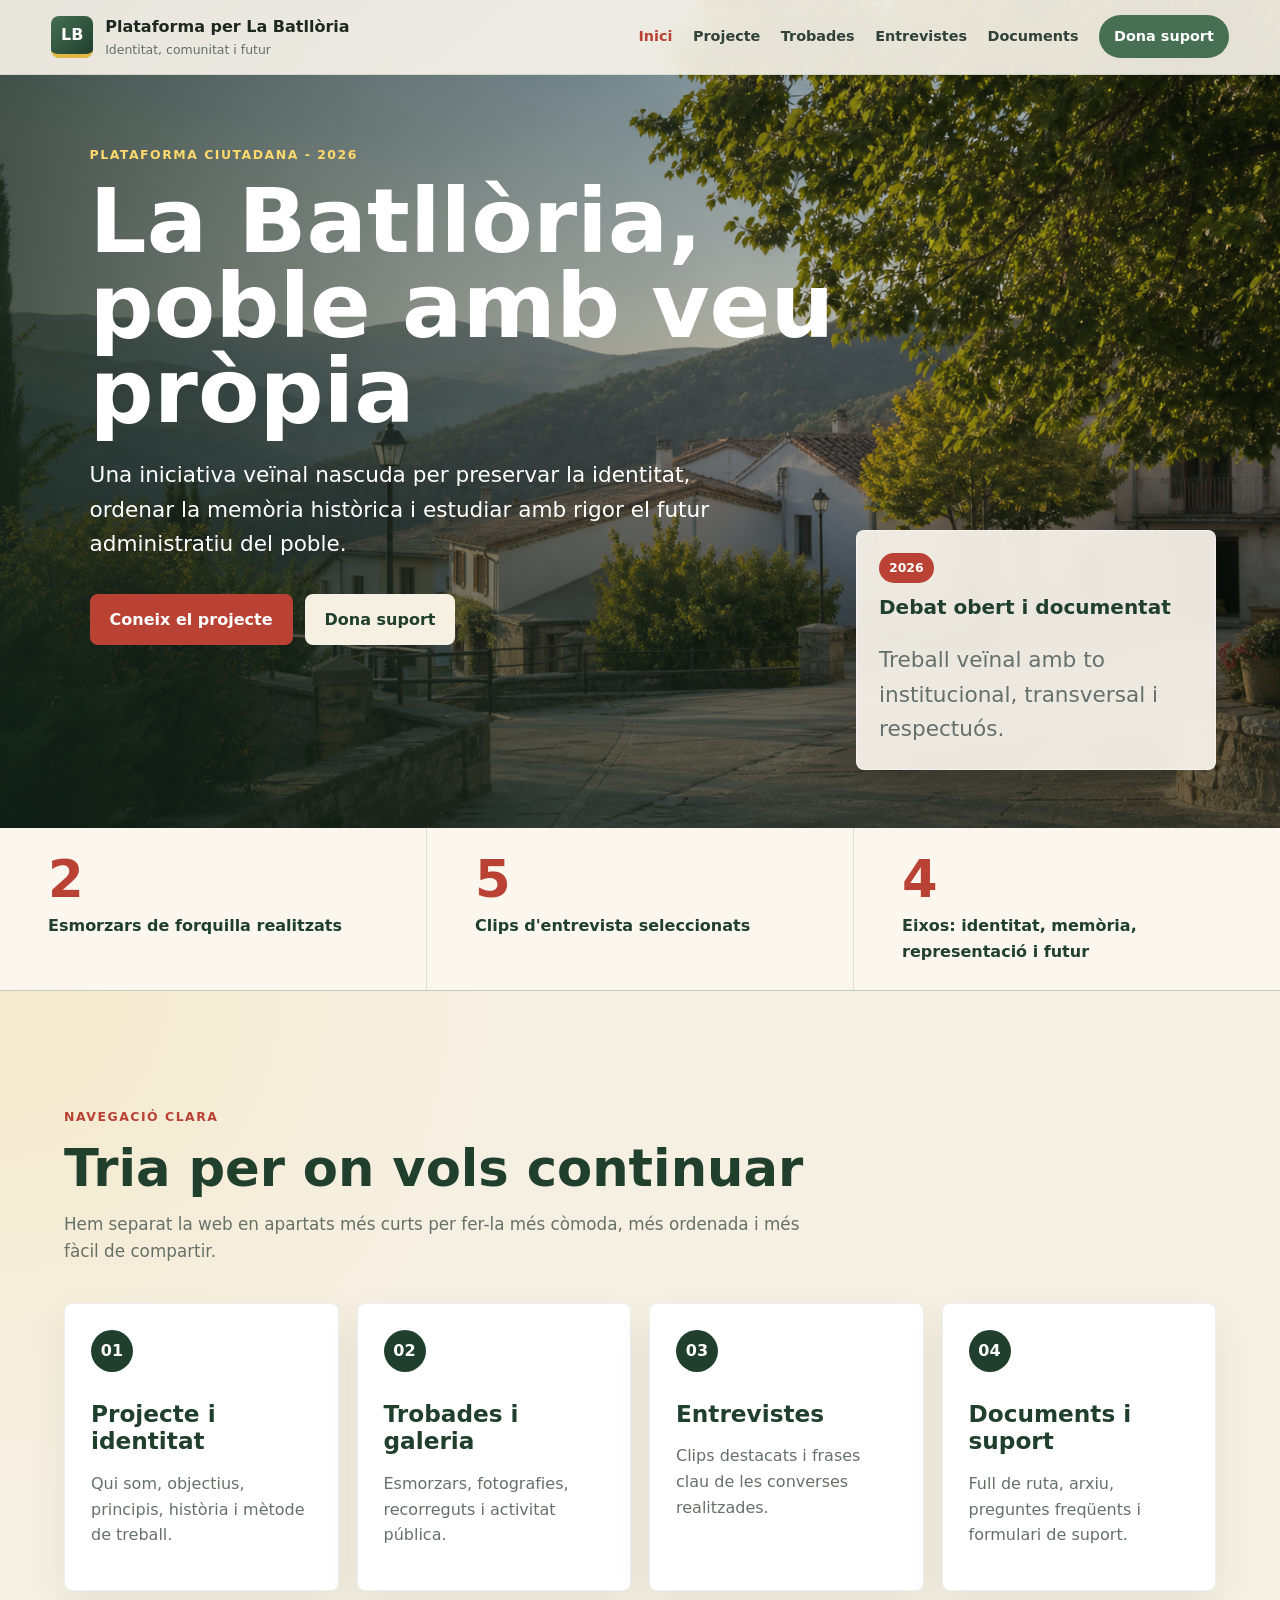
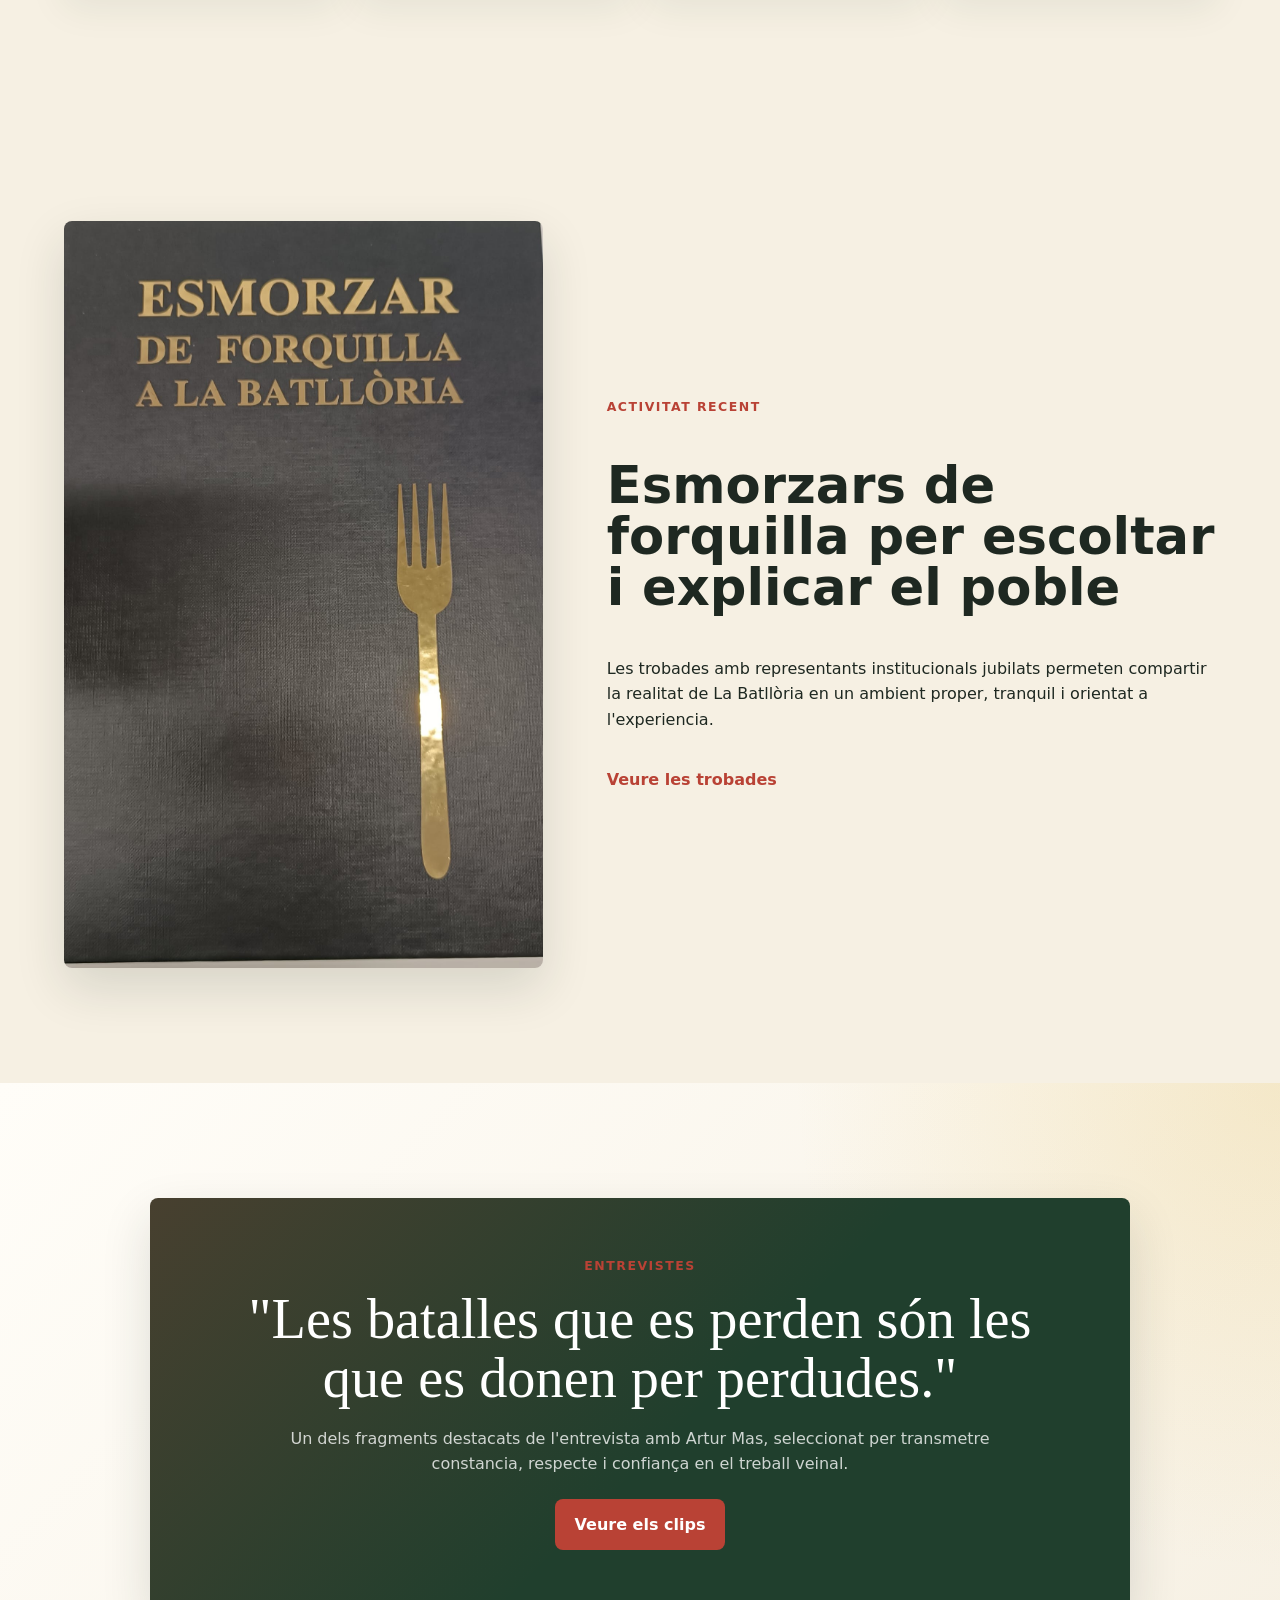
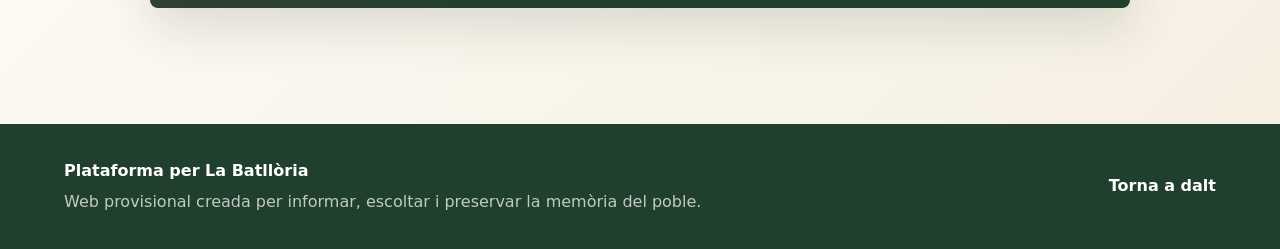
<file: index.html>
<!doctype html>
<html lang="ca">
  <head>
    <meta charset="utf-8" />
    <meta name="viewport" content="width=device-width, initial-scale=1" />
    <meta
      name="description"
      content="Plataforma ciutadana de La Batllòria nascuda el 2026 per preservar la identitat, la història i el futur del poble."
    />
    <title>Plataforma per La Batllòria</title>
    <link rel="stylesheet" href="styles.css" />
  </head>
  <body>
    <header class="site-header" id="top">
      <a class="brand" href="index.html" aria-label="Plataforma per La Batllòria">
        <span class="brand-mark">LB</span>
        <span>
          <strong>Plataforma per La Batllòria</strong>
          <small>Identitat, comunitat i futur</small>
        </span>
      </a>
      <button class="menu-toggle" type="button" aria-label="Obrir menú" aria-expanded="false">
        <span></span>
        <span></span>
      </button>
      <nav class="main-nav" aria-label="Navegació principal">
        <a href="index.html" aria-current="page">Inici</a>
        <a href="projecte.html">Projecte</a>
        <a href="trobades.html">Trobades</a>
        <a href="entrevistes.html">Entrevistes</a>
        <a href="documents.html">Documents</a>
        <a class="nav-cta" href="documents.html#suport">Dona suport</a>
      </nav>
    </header>

    <main>
      <section class="hero" id="inici" aria-label="Inici">
        <img src="assets/hero-batlloria.png" alt="Paisatge de poble envoltat de natura" />
        <div class="hero-overlay"></div>
        <div class="hero-content reveal">
          <p class="eyebrow">Plataforma ciutadana - 2026</p>
          <h1>La Batllòria, poble amb veu pròpia</h1>
          <p>
            Una iniciativa veïnal nascuda per preservar la identitat, ordenar la
            memòria històrica i estudiar amb rigor el futur administratiu del poble.
          </p>
          <div class="hero-actions">
            <a class="button primary" href="projecte.html">Coneix el projecte</a>
            <a class="button secondary" href="documents.html#suport">Dona suport</a>
          </div>
        </div>
        <aside class="hero-card reveal" aria-label="Resum de la plataforma">
          <span>2026</span>
          <strong>Debat obert i documentat</strong>
          <p>Treball veïnal amb to institucional, transversal i respectuós.</p>
        </aside>
      </section>

      <section class="metrics-strip" aria-label="Dades destacades">
        <div class="metric reveal">
          <strong>2</strong>
          <span>Esmorzars de forquilla realitzats</span>
        </div>
        <div class="metric reveal">
          <strong>5</strong>
          <span>Clips d'entrevista seleccionats</span>
        </div>
        <div class="metric reveal">
          <strong>4</strong>
          <span>Eixos: identitat, memòria, representació i futur</span>
        </div>
      </section>

      <section class="section-pad portal-section">
        <div class="section-heading reveal">
          <p class="eyebrow">Navegació clara</p>
          <h2>Tria per on vols continuar</h2>
          <p>
            Hem separat la web en apartats més curts per fer-la més còmoda,
            més ordenada i més fàcil de compartir.
          </p>
        </div>
        <div class="portal-grid">
          <a class="portal-card reveal" href="projecte.html">
            <span>01</span>
            <h3>Projecte i identitat</h3>
            <p>Qui som, objectius, principis, història i mètode de treball.</p>
          </a>
          <a class="portal-card reveal" href="trobades.html">
            <span>02</span>
            <h3>Trobades i galeria</h3>
            <p>Esmorzars, fotografies, recorreguts i activitat pública.</p>
          </a>
          <a class="portal-card reveal" href="entrevistes.html">
            <span>03</span>
            <h3>Entrevistes</h3>
            <p>Clips destacats i frases clau de les converses realitzades.</p>
          </a>
          <a class="portal-card reveal" href="documents.html">
            <span>04</span>
            <h3>Documents i suport</h3>
            <p>Full de ruta, arxiu, preguntes freqüents i formulari de suport.</p>
          </a>
        </div>
      </section>

      <section class="section-pad home-feature soft-bg">
        <div class="home-feature-media reveal">
          <img src="assets/batlloria/esmorzar-forquilla-portada.jpeg" alt="Portada de l'esmorzar de forquilla a La Batllòria" />
        </div>
        <div class="home-feature-copy reveal">
          <p class="eyebrow">Activitat recent</p>
          <h2>Esmorzars de forquilla per escoltar i explicar el poble</h2>
          <p>
            Les trobades amb representants institucionals jubilats permeten
            compartir la realitat de La Batllòria en un ambient proper, tranquil
            i orientat a l'experiencia.
          </p>
          <a class="text-link" href="trobades.html">Veure les trobades</a>
        </div>
      </section>

      <section class="section-pad interview-band">
        <div class="quote-panel reveal">
          <p class="eyebrow">Entrevistes</p>
          <blockquote>
            "Les batalles que es perden són les que es donen per perdudes."
          </blockquote>
          <p>
            Un dels fragments destacats de l'entrevista amb Artur Mas, seleccionat
            per transmetre constancia, respecte i confiança en el treball veinal.
          </p>
          <a class="button primary" href="entrevistes.html">Veure els clips</a>
        </div>
      </section>
    </main>

    <footer class="site-footer">
      <div>
        <strong>Plataforma per La Batllòria</strong>
        <p>Web provisional creada per informar, escoltar i preservar la memòria del poble.</p>
      </div>
      <a href="#top">Torna a dalt</a>
    </footer>

    <script src="script.js"></script>
  </body>
</html>
</file>
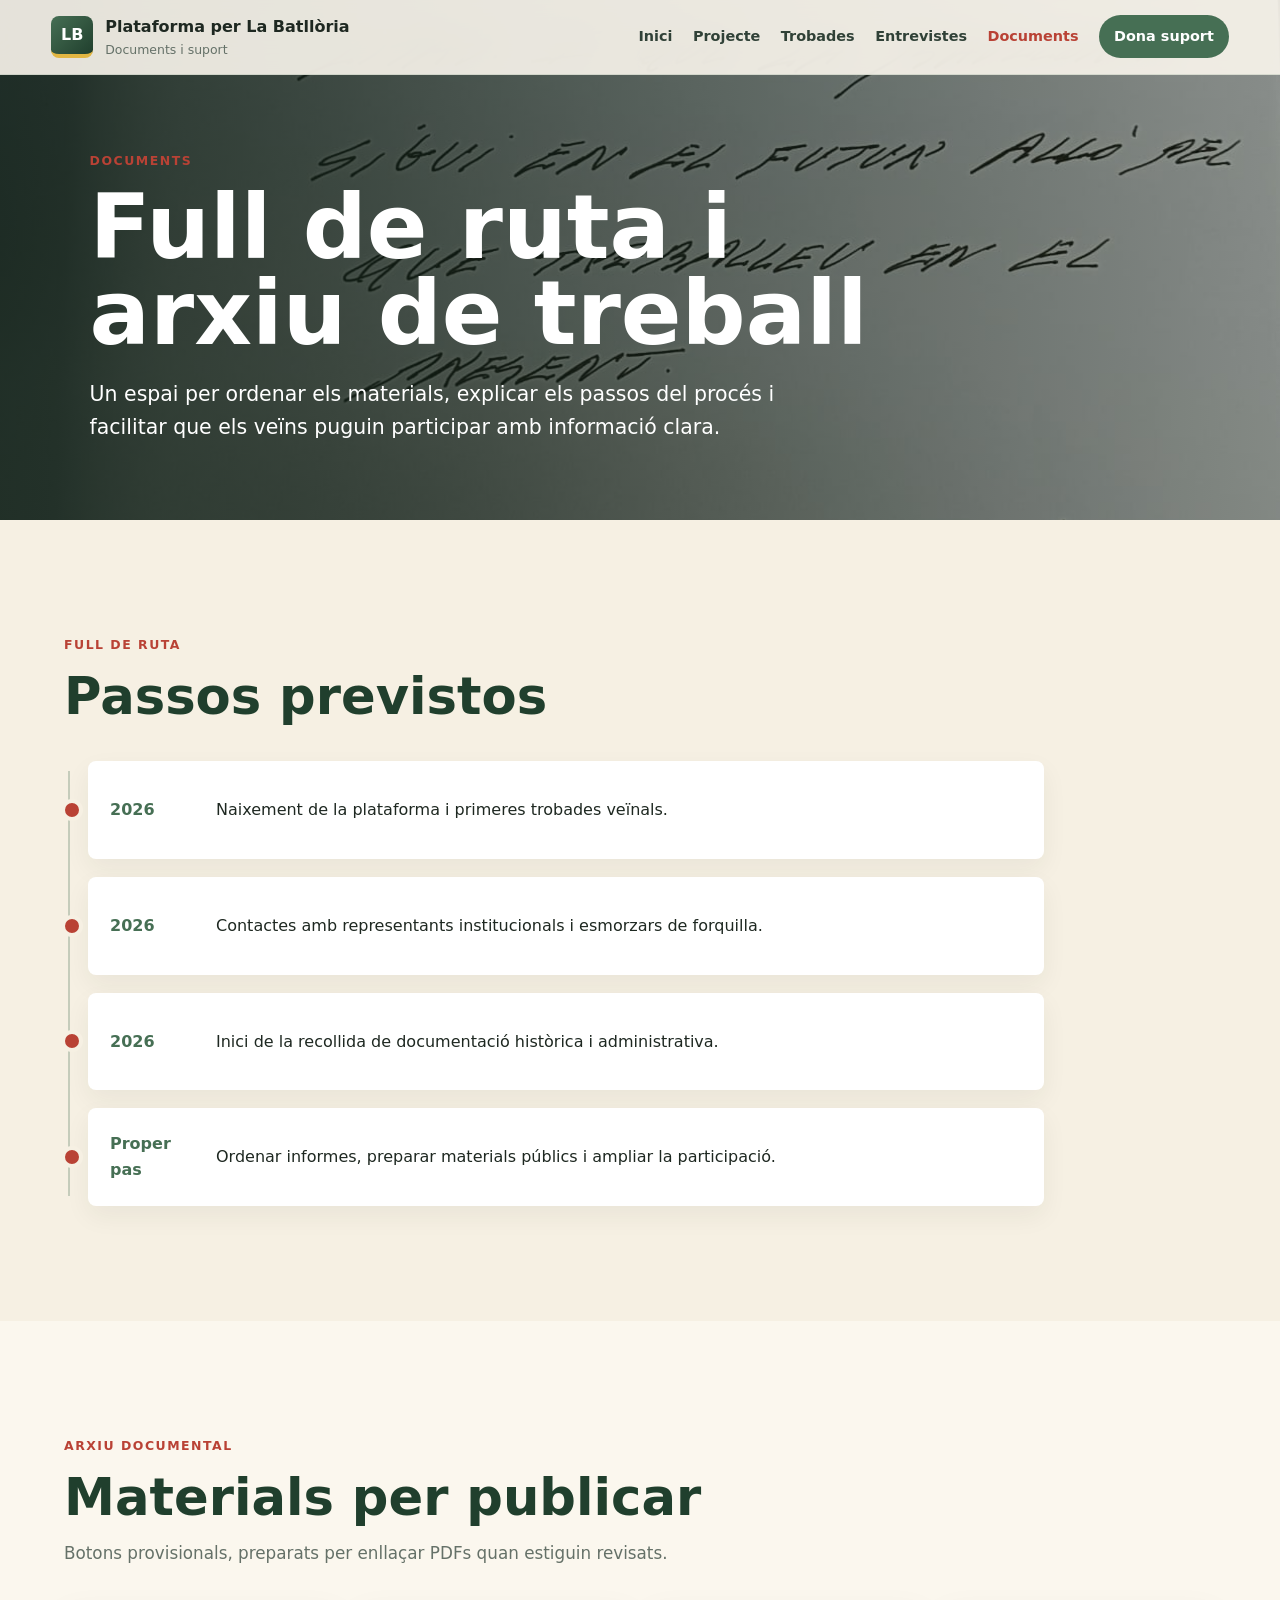
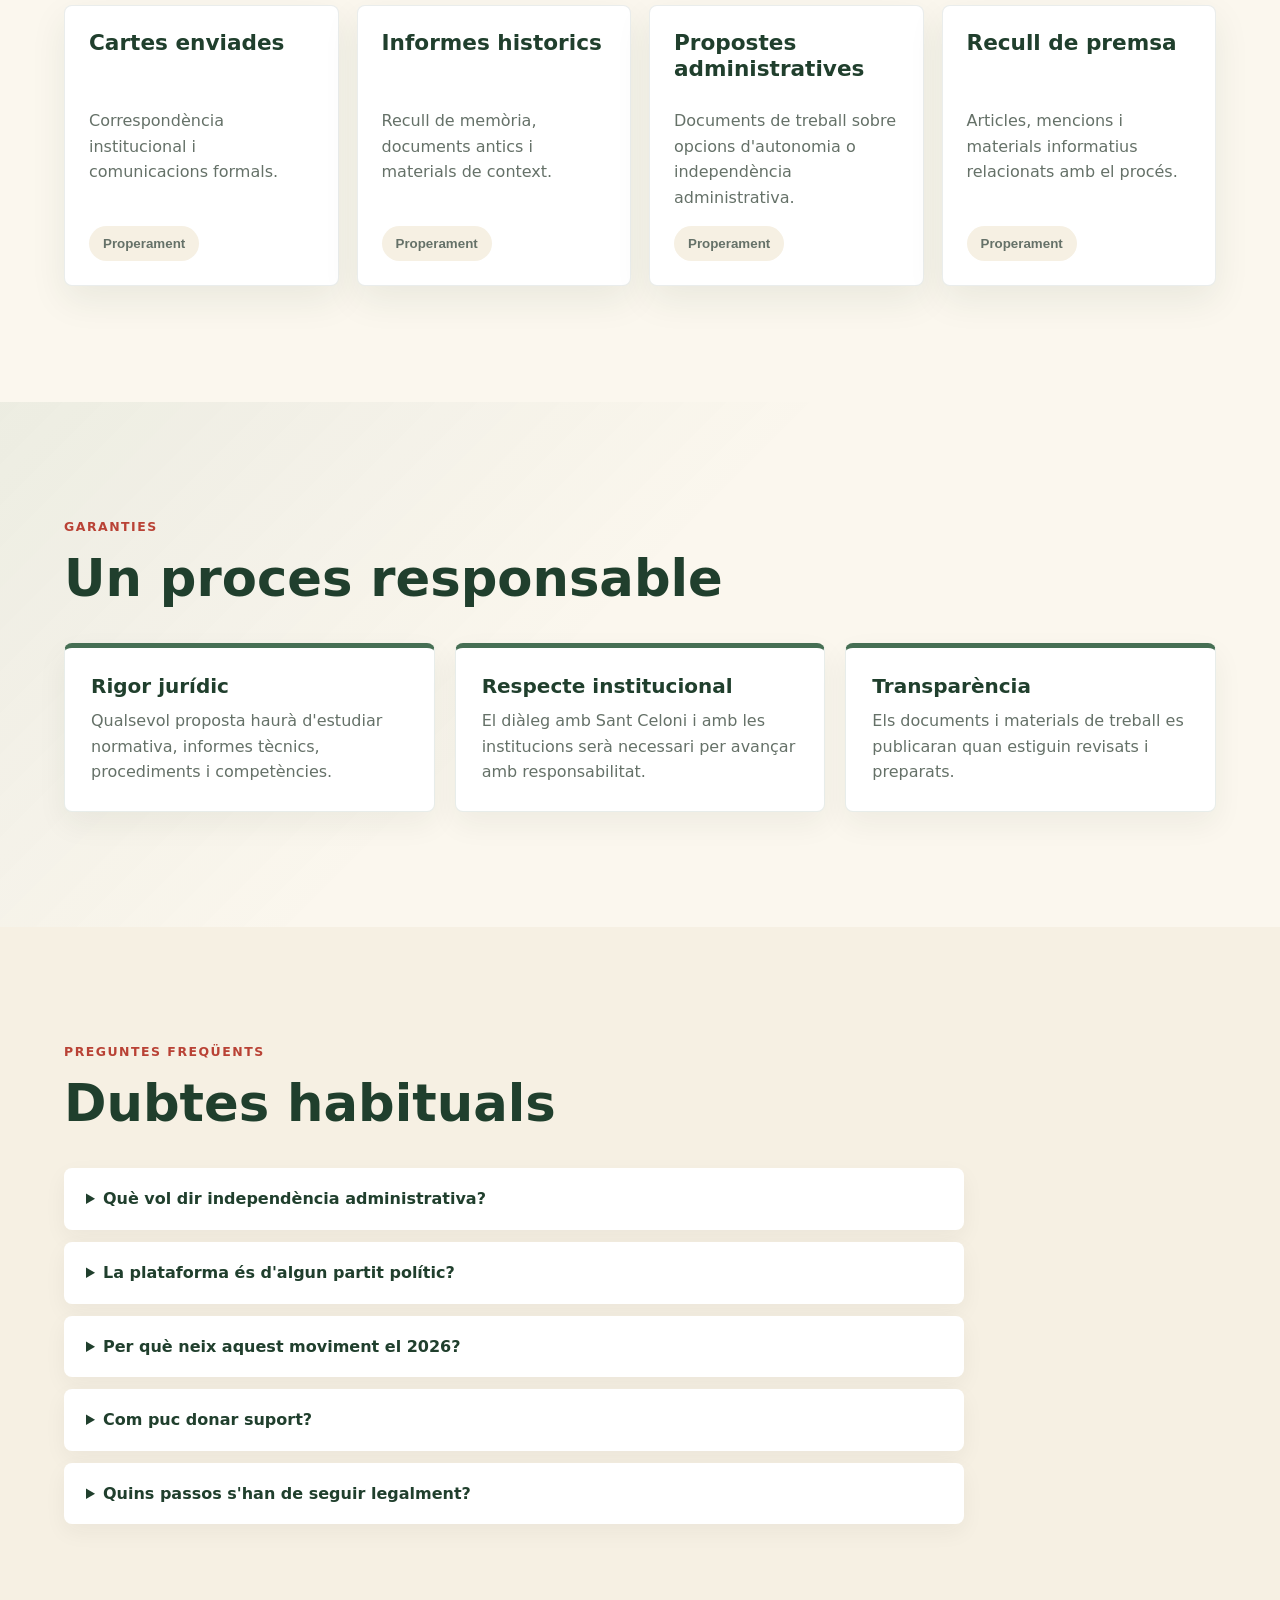
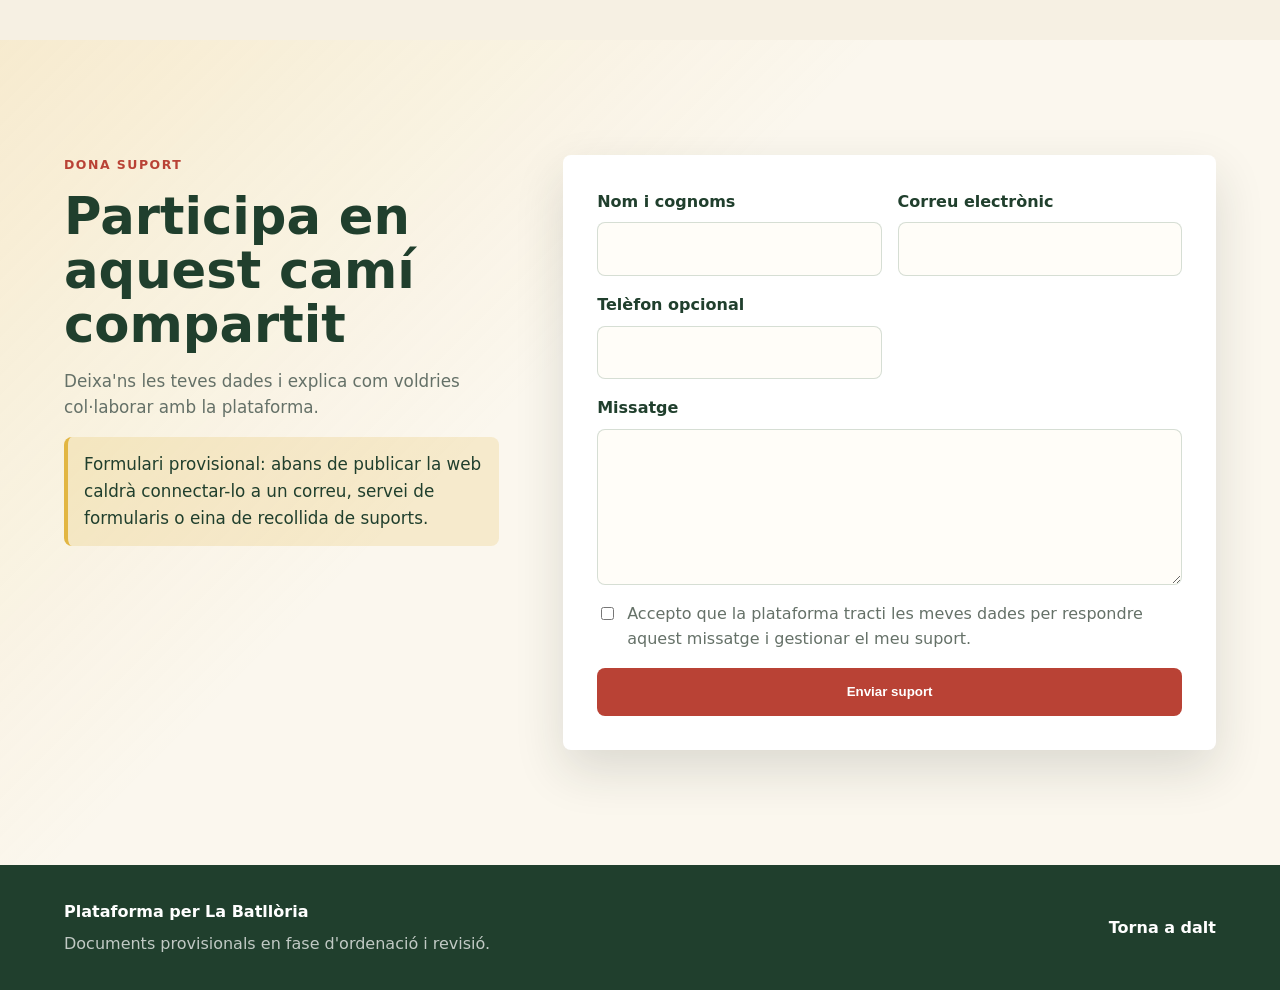
<file: documents.html>
<!doctype html>
<html lang="ca">
  <head>
    <meta charset="utf-8" />
    <meta name="viewport" content="width=device-width, initial-scale=1" />
    <meta name="description" content="Documents, full de ruta, preguntes freqüents i suport a la Plataforma per La Batllòria." />
    <title>Documents i suport - Plataforma per La Batllòria</title>
    <link rel="stylesheet" href="styles.css" />
  </head>
  <body>
    <header class="site-header" id="top">
      <a class="brand" href="index.html" aria-label="Plataforma per La Batllòria">
        <span class="brand-mark">LB</span>
        <span>
          <strong>Plataforma per La Batllòria</strong>
          <small>Documents i suport</small>
        </span>
      </a>
      <button class="menu-toggle" type="button" aria-label="Obrir menú" aria-expanded="false">
        <span></span>
        <span></span>
      </button>
      <nav class="main-nav" aria-label="Navegació principal">
        <a href="index.html">Inici</a>
        <a href="projecte.html">Projecte</a>
        <a href="trobades.html">Trobades</a>
        <a href="entrevistes.html">Entrevistes</a>
        <a href="documents.html" aria-current="page">Documents</a>
        <a class="nav-cta" href="#suport">Dona suport</a>
      </nav>
    </header>

    <main>
      <section class="page-hero documents-page-hero">
        <div class="page-hero-content reveal">
          <p class="eyebrow">Documents</p>
          <h1>Full de ruta i arxiu de treball</h1>
          <p>
            Un espai per ordenar els materials, explicar els passos del procés i
            facilitar que els veïns puguin participar amb informació clara.
          </p>
        </div>
      </section>

      <section class="section-pad soft-bg" id="full-ruta">
        <div class="section-heading reveal">
          <p class="eyebrow">Full de ruta</p>
          <h2>Passos previstos</h2>
        </div>
        <ul class="timeline">
          <li class="reveal">
            <time>2026</time>
            <p>Naixement de la plataforma i primeres trobades veïnals.</p>
          </li>
          <li class="reveal">
            <time>2026</time>
            <p>Contactes amb representants institucionals i esmorzars de forquilla.</p>
          </li>
          <li class="reveal">
            <time>2026</time>
            <p>Inici de la recollida de documentació històrica i administrativa.</p>
          </li>
          <li class="reveal">
            <time>Proper pas</time>
            <p>Ordenar informes, preparar materials públics i ampliar la participació.</p>
          </li>
        </ul>
      </section>

      <section class="section-pad" id="documents">
        <div class="section-heading reveal">
          <p class="eyebrow">Arxiu documental</p>
          <h2>Materials per publicar</h2>
          <p>Botons provisionals, preparats per enllaçar PDFs quan estiguin revisats.</p>
        </div>
        <div class="document-grid">
          <article class="document-card reveal">
            <h3>Cartes enviades</h3>
            <p>Correspondència institucional i comunicacions formals.</p>
            <button disabled>Properament</button>
          </article>
          <article class="document-card reveal">
            <h3>Informes historics</h3>
            <p>Recull de memòria, documents antics i materials de context.</p>
            <button disabled>Properament</button>
          </article>
          <article class="document-card reveal">
            <h3>Propostes administratives</h3>
            <p>Documents de treball sobre opcions d'autonomia o independència administrativa.</p>
            <button disabled>Properament</button>
          </article>
          <article class="document-card reveal">
            <h3>Recull de premsa</h3>
            <p>Articles, mencions i materials informatius relacionats amb el procés.</p>
            <button disabled>Properament</button>
          </article>
        </div>
      </section>

      <section class="section-pad legal-band">
        <div class="section-heading reveal">
          <p class="eyebrow">Garanties</p>
          <h2>Un proces responsable</h2>
        </div>
        <div class="legal-grid">
          <article class="legal-note reveal">
            <h3>Rigor jurídic</h3>
            <p>Qualsevol proposta haurà d'estudiar normativa, informes tècnics, procediments i competències.</p>
          </article>
          <article class="legal-note reveal">
            <h3>Respecte institucional</h3>
            <p>El diàleg amb Sant Celoni i amb les institucions serà necessari per avançar amb responsabilitat.</p>
          </article>
          <article class="legal-note reveal">
            <h3>Transparència</h3>
            <p>Els documents i materials de treball es publicaran quan estiguin revisats i preparats.</p>
          </article>
        </div>
      </section>

      <section class="section-pad soft-bg" id="faq">
        <div class="section-heading reveal">
          <p class="eyebrow">Preguntes freqüents</p>
          <h2>Dubtes habituals</h2>
        </div>
        <div class="faq-list">
          <details class="reveal">
            <summary>Què vol dir independència administrativa?</summary>
            <p>Vol dir estudiar si La Batllòria podria disposar d'una organització administrativa pròpia o d'un grau superior d'autonomia, sempre seguint els procediments legals.</p>
          </details>
          <details class="reveal">
            <summary>La plataforma és d'algun partit polític?</summary>
            <p>No. La plataforma és un espai ciutadà i transversal, obert a sensibilitats diverses.</p>
          </details>
          <details class="reveal">
            <summary>Per què neix aquest moviment el 2026?</summary>
            <p>Neix de la voluntat de recuperar memòria local, ordenar informació i obrir un debat tranquil sobre el futur.</p>
          </details>
          <details class="reveal">
            <summary>Com puc donar suport?</summary>
            <p>Pots deixar les teves dades, participar en trobades, aportar documentació o ajudar a difondre informació contrastada.</p>
          </details>
          <details class="reveal">
            <summary>Quins passos s'han de seguir legalment?</summary>
            <p>Cal estudiar la normativa aplicable, reunir documentació, valorar informes tècnics i seguir canals institucionals.</p>
          </details>
        </div>
      </section>

      <section class="support section-pad" id="suport">
        <div class="section-heading reveal">
          <p class="eyebrow">Dona suport</p>
          <h2>Participa en aquest camí compartit</h2>
          <p>Deixa'ns les teves dades i explica com voldries col·laborar amb la plataforma.</p>
          <p class="form-note">
            Formulari provisional: abans de publicar la web caldrà connectar-lo a
            un correu, servei de formularis o eina de recollida de suports.
          </p>
        </div>
        <form class="support-form reveal" action="#" method="post">
          <label>
            Nom i cognoms
            <input type="text" name="nom" autocomplete="name" required />
          </label>
          <label>
            Correu electrònic
            <input type="email" name="email" autocomplete="email" required />
          </label>
          <label>
            Telèfon opcional
            <input type="tel" name="telefon" autocomplete="tel" />
          </label>
          <label class="full">
            Missatge
            <textarea name="missatge" rows="5"></textarea>
          </label>
          <label class="privacy full">
            <input type="checkbox" required />
            <span>Accepto que la plataforma tracti les meves dades per respondre aquest missatge i gestionar el meu suport.</span>
          </label>
          <button class="button primary full" type="submit">Enviar suport</button>
        </form>
      </section>
    </main>

    <footer class="site-footer">
      <div>
        <strong>Plataforma per La Batllòria</strong>
        <p>Documents provisionals en fase d'ordenació i revisió.</p>
      </div>
      <a href="#top">Torna a dalt</a>
    </footer>

    <script src="script.js"></script>
  </body>
</html>
</file>
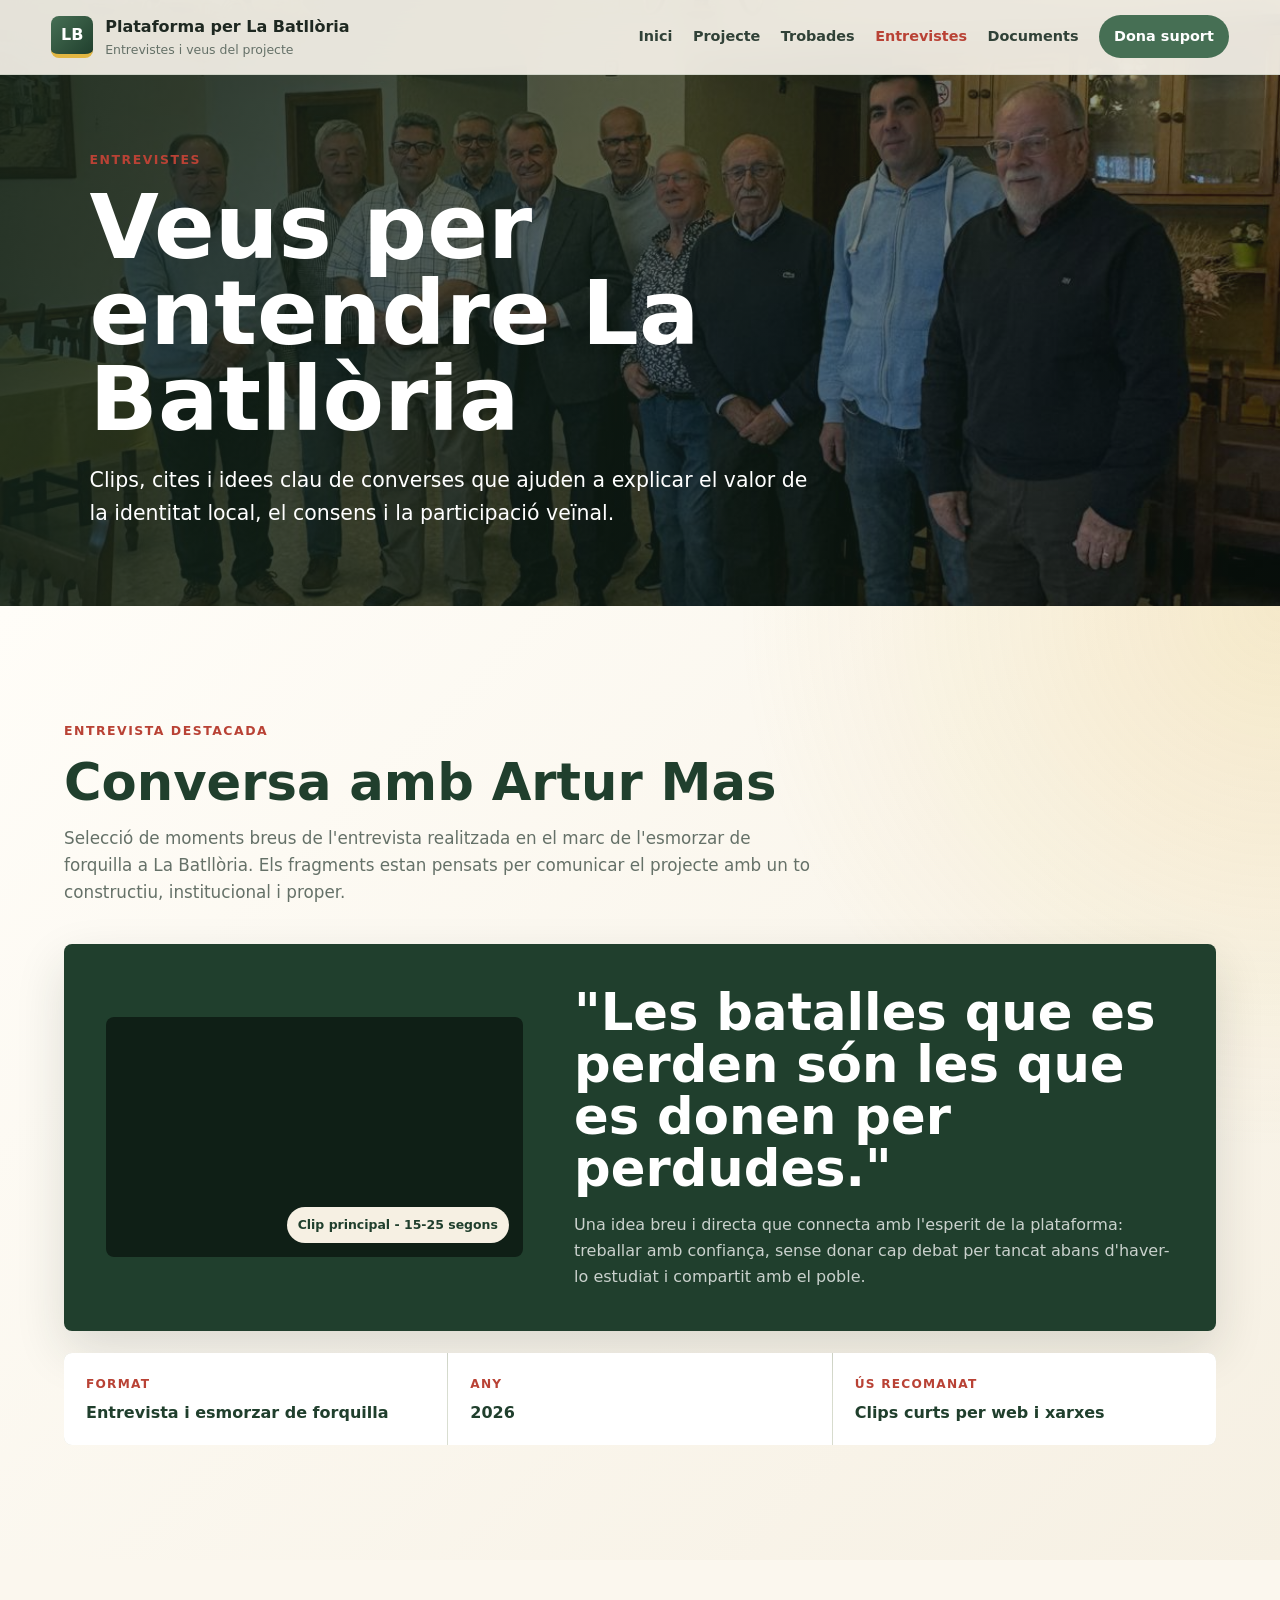
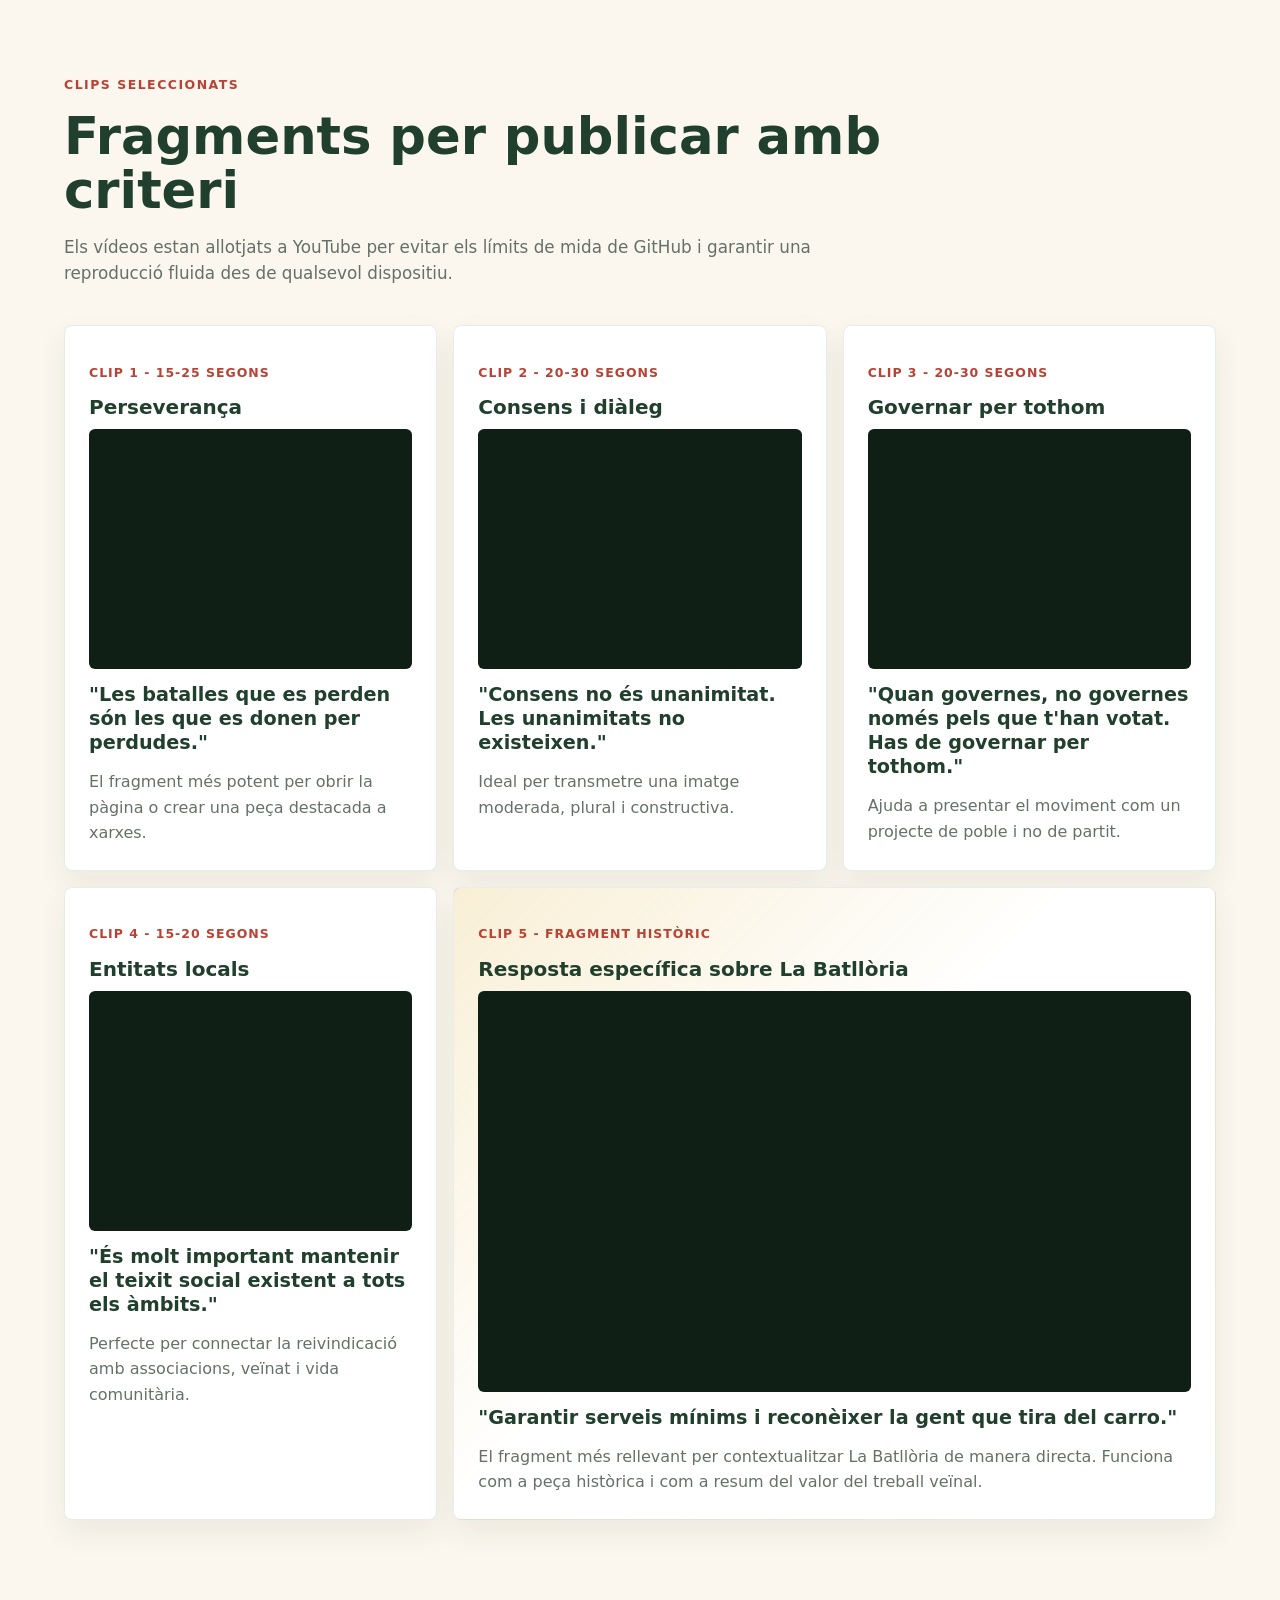
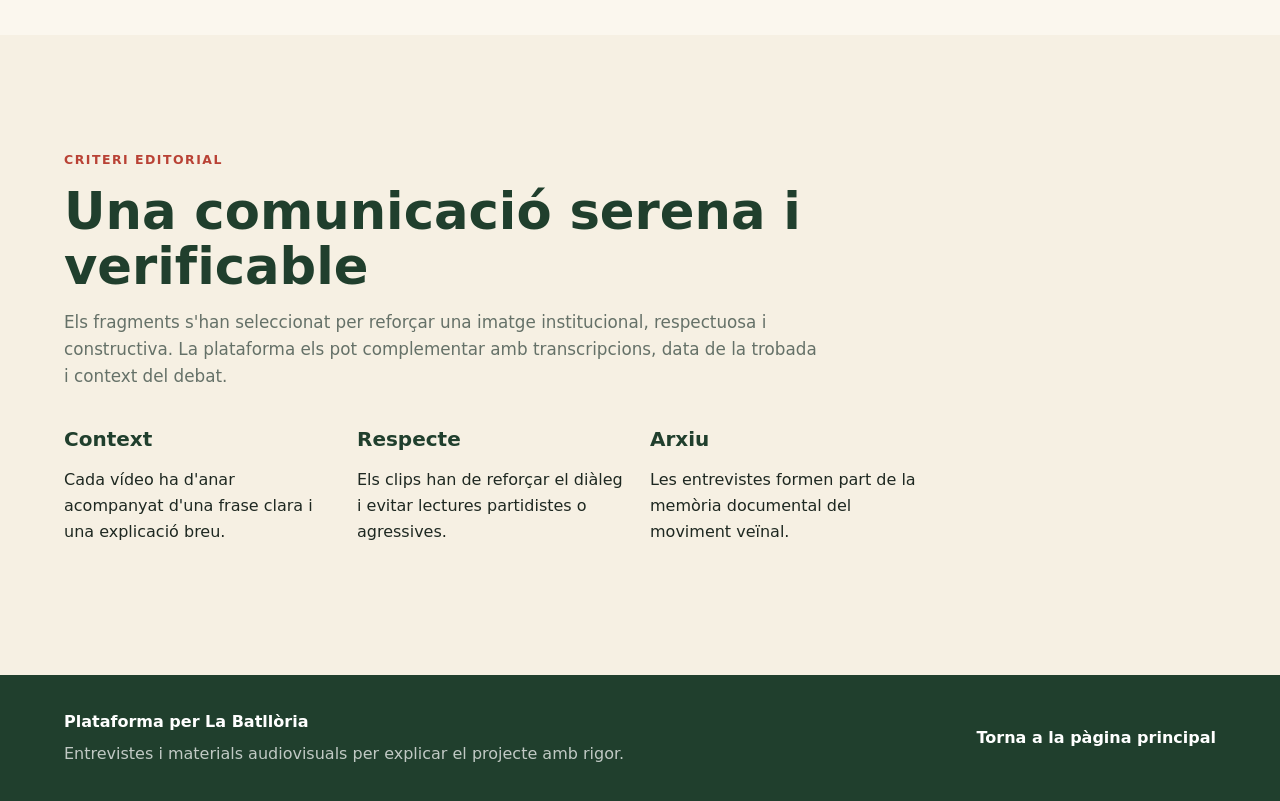
<file: entrevistes.html>
<!doctype html>
<html lang="ca">
  <head>
    <meta charset="utf-8" />
    <meta name="viewport" content="width=device-width, initial-scale=1" />
    <meta
      name="description"
      content="Entrevistes i fragments destacats de la Plataforma per La Batllòria."
    />
    <title>Entrevistes - Plataforma per La Batllòria</title>
    <link rel="stylesheet" href="styles.css" />
  </head>
  <body>
    <header class="site-header" id="top">
      <a class="brand" href="index.html" aria-label="Plataforma per La Batllòria">
        <span class="brand-mark">LB</span>
        <span>
          <strong>Plataforma per La Batllòria</strong>
          <small>Entrevistes i veus del projecte</small>
        </span>
      </a>
      <button class="menu-toggle" type="button" aria-label="Obrir menú" aria-expanded="false">
        <span></span>
        <span></span>
      </button>
      <nav class="main-nav" aria-label="Navegació principal">
        <a href="index.html">Inici</a>
        <a href="projecte.html">Projecte</a>
        <a href="trobades.html">Trobades</a>
        <a href="entrevistes.html" aria-current="page">Entrevistes</a>
        <a href="documents.html">Documents</a>
        <a class="nav-cta" href="documents.html#suport">Dona suport</a>
      </nav>
    </header>

    <main>
      <section class="page-hero interview-page-hero">
        <div class="page-hero-content reveal">
          <p class="eyebrow">Entrevistes</p>
          <h1>Veus per entendre La Batllòria</h1>
          <p>
            Clips, cites i idees clau de converses que ajuden a explicar el valor
            de la identitat local, el consens i la participació veïnal.
          </p>
        </div>
      </section>

      <section class="section-pad interview-band">
        <div class="section-heading reveal">
          <p class="eyebrow">Entrevista destacada</p>
          <h2>Conversa amb Artur Mas</h2>
          <p>
            Selecció de moments breus de l'entrevista realitzada en el marc de
            l'esmorzar de forquilla a La Batllòria. Els fragments estan pensats
            per comunicar el projecte amb un to constructiu, institucional i proper.
          </p>
        </div>
        <div class="quote-hero reveal">
          <div class="quote-media">
            <iframe
              class="youtube-video"
              src="https://www.youtube.com/embed/XzUBnVzAH_0"
              title="Clip 1 - Entrevista amb Artur Mas"
              allow="accelerometer; autoplay; clipboard-write; encrypted-media; gyroscope; picture-in-picture; web-share"
              allowfullscreen
            ></iframe>
            <span>Clip principal - 15-25 segons</span>
          </div>
          <div>
            <blockquote>
              "Les batalles que es perden són les que es donen per perdudes."
            </blockquote>
            <p>
              Una idea breu i directa que connecta amb l'esperit de la plataforma:
              treballar amb confiança, sense donar cap debat per tancat abans
              d'haver-lo estudiat i compartit amb el poble.
            </p>
          </div>
        </div>
        <div class="interview-meta reveal">
          <div>
            <span>Format</span>
            <strong>Entrevista i esmorzar de forquilla</strong>
          </div>
          <div>
            <span>Any</span>
            <strong>2026</strong>
          </div>
          <div>
            <span>Ús recomanat</span>
            <strong>Clips curts per web i xarxes</strong>
          </div>
        </div>
      </section>

      <section class="section-pad" id="clips-artur-mas">
        <div class="section-heading reveal">
          <p class="eyebrow">Clips seleccionats</p>
          <h2>Fragments per publicar amb criteri</h2>
          <p>
            Els vídeos estan allotjats a YouTube per evitar els límits de mida de
            GitHub i garantir una reproducció fluida des de qualsevol dispositiu.
          </p>
        </div>
        <div class="clip-grid detailed">
          <article class="clip-card reveal">
            <p class="tag">Clip 1 - 15-25 segons</p>
            <h3>Perseverança</h3>
            <iframe
              class="youtube-video"
              src="https://www.youtube.com/embed/XzUBnVzAH_0"
              title="Clip 1 - Perseverança"
              allow="accelerometer; autoplay; clipboard-write; encrypted-media; gyroscope; picture-in-picture; web-share"
              allowfullscreen
            ></iframe>
            <blockquote>"Les batalles que es perden són les que es donen per perdudes."</blockquote>
            <p>El fragment més potent per obrir la pàgina o crear una peça destacada a xarxes.</p>
          </article>
          <article class="clip-card reveal">
            <p class="tag">Clip 2 - 20-30 segons</p>
            <h3>Consens i diàleg</h3>
            <iframe
              class="youtube-video"
              src="https://www.youtube.com/embed/HHA0qf7xDWU"
              title="Clip 2 - Consens i diàleg"
              allow="accelerometer; autoplay; clipboard-write; encrypted-media; gyroscope; picture-in-picture; web-share"
              allowfullscreen
            ></iframe>
            <blockquote>"Consens no és unanimitat. Les unanimitats no existeixen."</blockquote>
            <p>Ideal per transmetre una imatge moderada, plural i constructiva.</p>
          </article>
          <article class="clip-card reveal">
            <p class="tag">Clip 3 - 20-30 segons</p>
            <h3>Governar per tothom</h3>
            <iframe
              class="youtube-video"
              src="https://www.youtube.com/embed/-wTTObbTT7Y"
              title="Clip 3 - Governar per tothom"
              allow="accelerometer; autoplay; clipboard-write; encrypted-media; gyroscope; picture-in-picture; web-share"
              allowfullscreen
            ></iframe>
            <blockquote>"Quan governes, no governes només pels que t'han votat. Has de governar per tothom."</blockquote>
            <p>Ajuda a presentar el moviment com un projecte de poble i no de partit.</p>
          </article>
          <article class="clip-card reveal">
            <p class="tag">Clip 4 - 15-20 segons</p>
            <h3>Entitats locals</h3>
            <iframe
              class="youtube-video"
              src="https://www.youtube.com/embed/3TrVccYMeko"
              title="Clip 4 - Entitats locals"
              allow="accelerometer; autoplay; clipboard-write; encrypted-media; gyroscope; picture-in-picture; web-share"
              allowfullscreen
            ></iframe>
            <blockquote>"És molt important mantenir el teixit social existent a tots els àmbits."</blockquote>
            <p>Perfecte per connectar la reivindicació amb associacions, veïnat i vida comunitària.</p>
          </article>
          <article class="clip-card reveal featured-clip">
            <p class="tag">Clip 5 - Fragment històric</p>
            <h3>Resposta específica sobre La Batllòria</h3>
            <iframe
              class="youtube-video"
              src="https://www.youtube.com/embed/3wyHlquUixI"
              title="Clip 5 - Resposta específica sobre La Batllòria"
              allow="accelerometer; autoplay; clipboard-write; encrypted-media; gyroscope; picture-in-picture; web-share"
              allowfullscreen
            ></iframe>
            <blockquote>"Garantir serveis mínims i reconèixer la gent que tira del carro."</blockquote>
            <p>
              El fragment més rellevant per contextualitzar La Batllòria de manera
              directa. Funciona com a peça històrica i com a resum del valor del
              treball veïnal.
            </p>
          </article>
        </div>
      </section>

      <section class="section-pad soft-bg">
        <div class="section-heading reveal">
          <p class="eyebrow">Criteri editorial</p>
          <h2>Una comunicació serena i verificable</h2>
          <p>
            Els fragments s'han seleccionat per reforçar una imatge institucional,
            respectuosa i constructiva. La plataforma els pot complementar amb
            transcripcions, data de la trobada i context del debat.
          </p>
        </div>
        <div class="principles-grid">
          <article class="principle-card reveal">
            <h3>Context</h3>
            <p>Cada vídeo ha d'anar acompanyat d'una frase clara i una explicació breu.</p>
          </article>
          <article class="principle-card reveal">
            <h3>Respecte</h3>
            <p>Els clips han de reforçar el diàleg i evitar lectures partidistes o agressives.</p>
          </article>
          <article class="principle-card reveal">
            <h3>Arxiu</h3>
            <p>Les entrevistes formen part de la memòria documental del moviment veïnal.</p>
          </article>
        </div>
      </section>
    </main>

    <footer class="site-footer">
      <div>
        <strong>Plataforma per La Batllòria</strong>
        <p>Entrevistes i materials audiovisuals per explicar el projecte amb rigor.</p>
      </div>
      <a href="index.html">Torna a la pàgina principal</a>
    </footer>

    <script src="script.js"></script>
  </body>
</html>
</file>
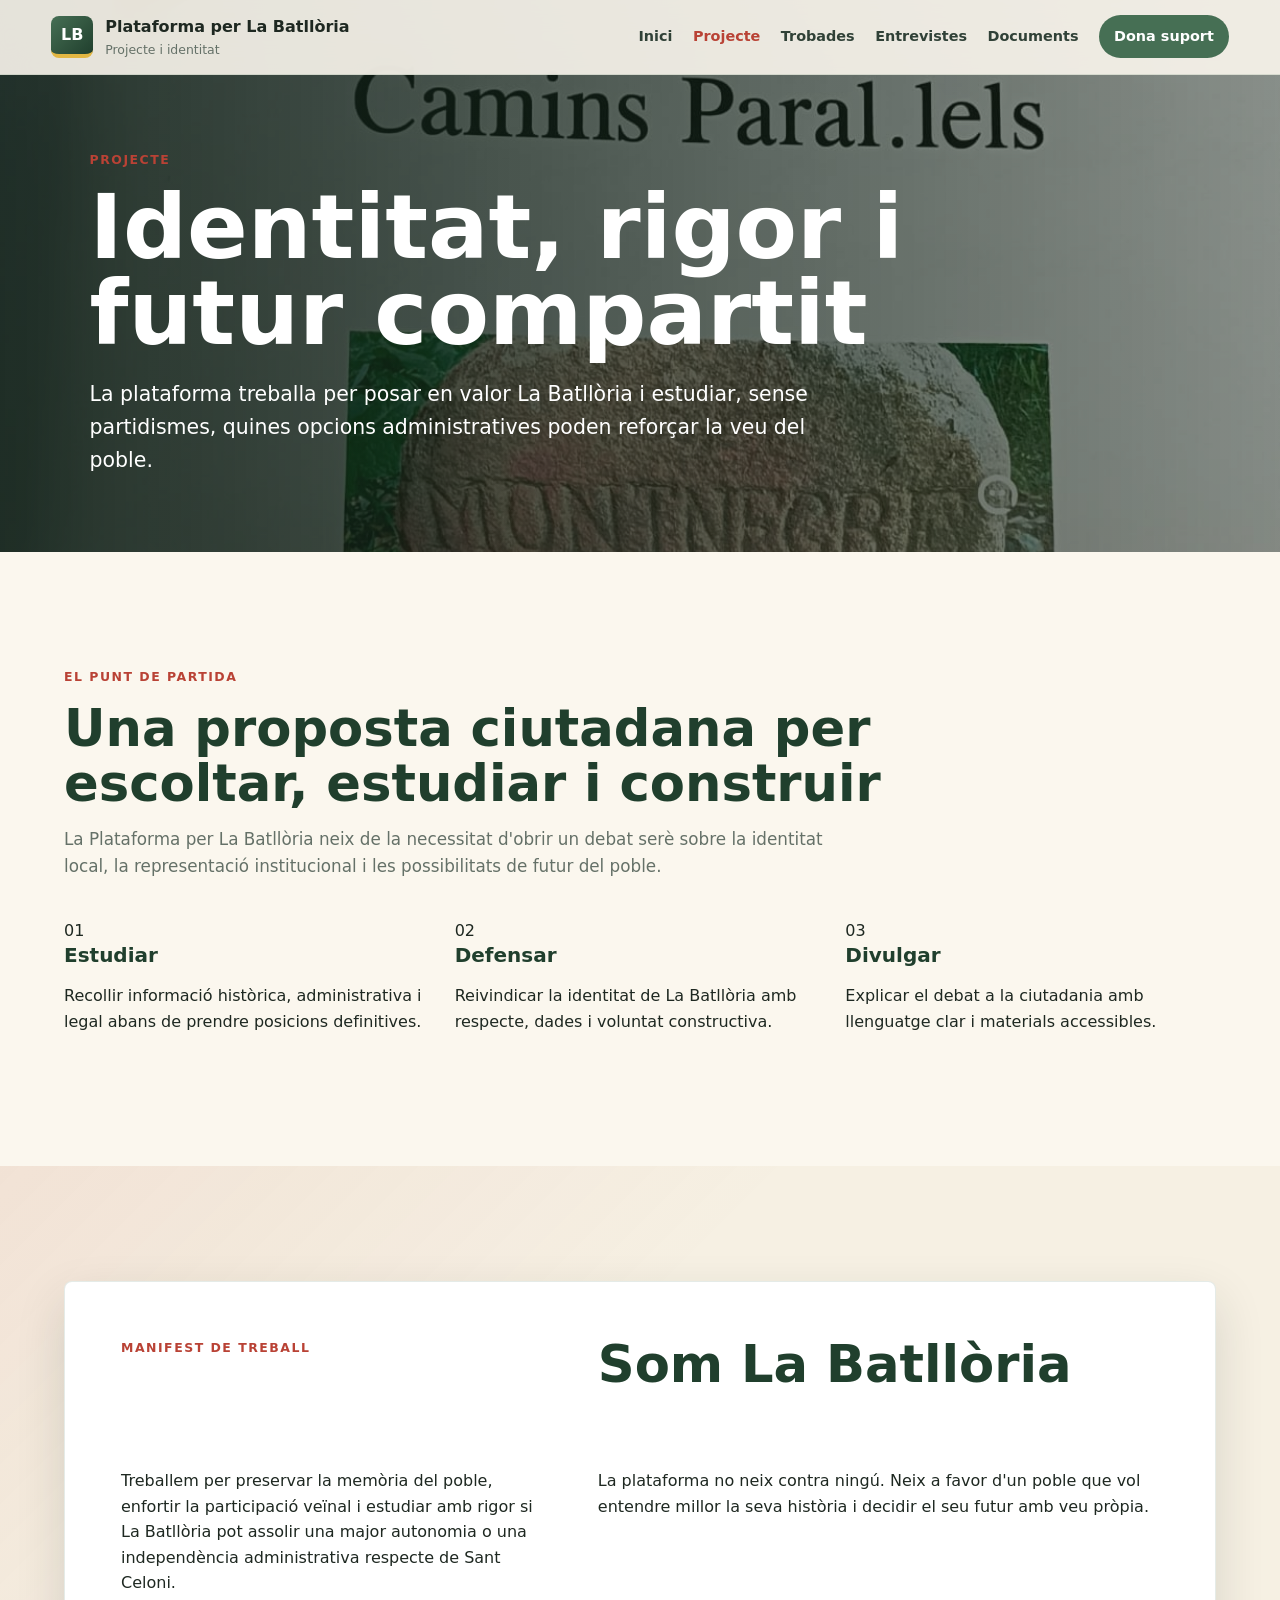
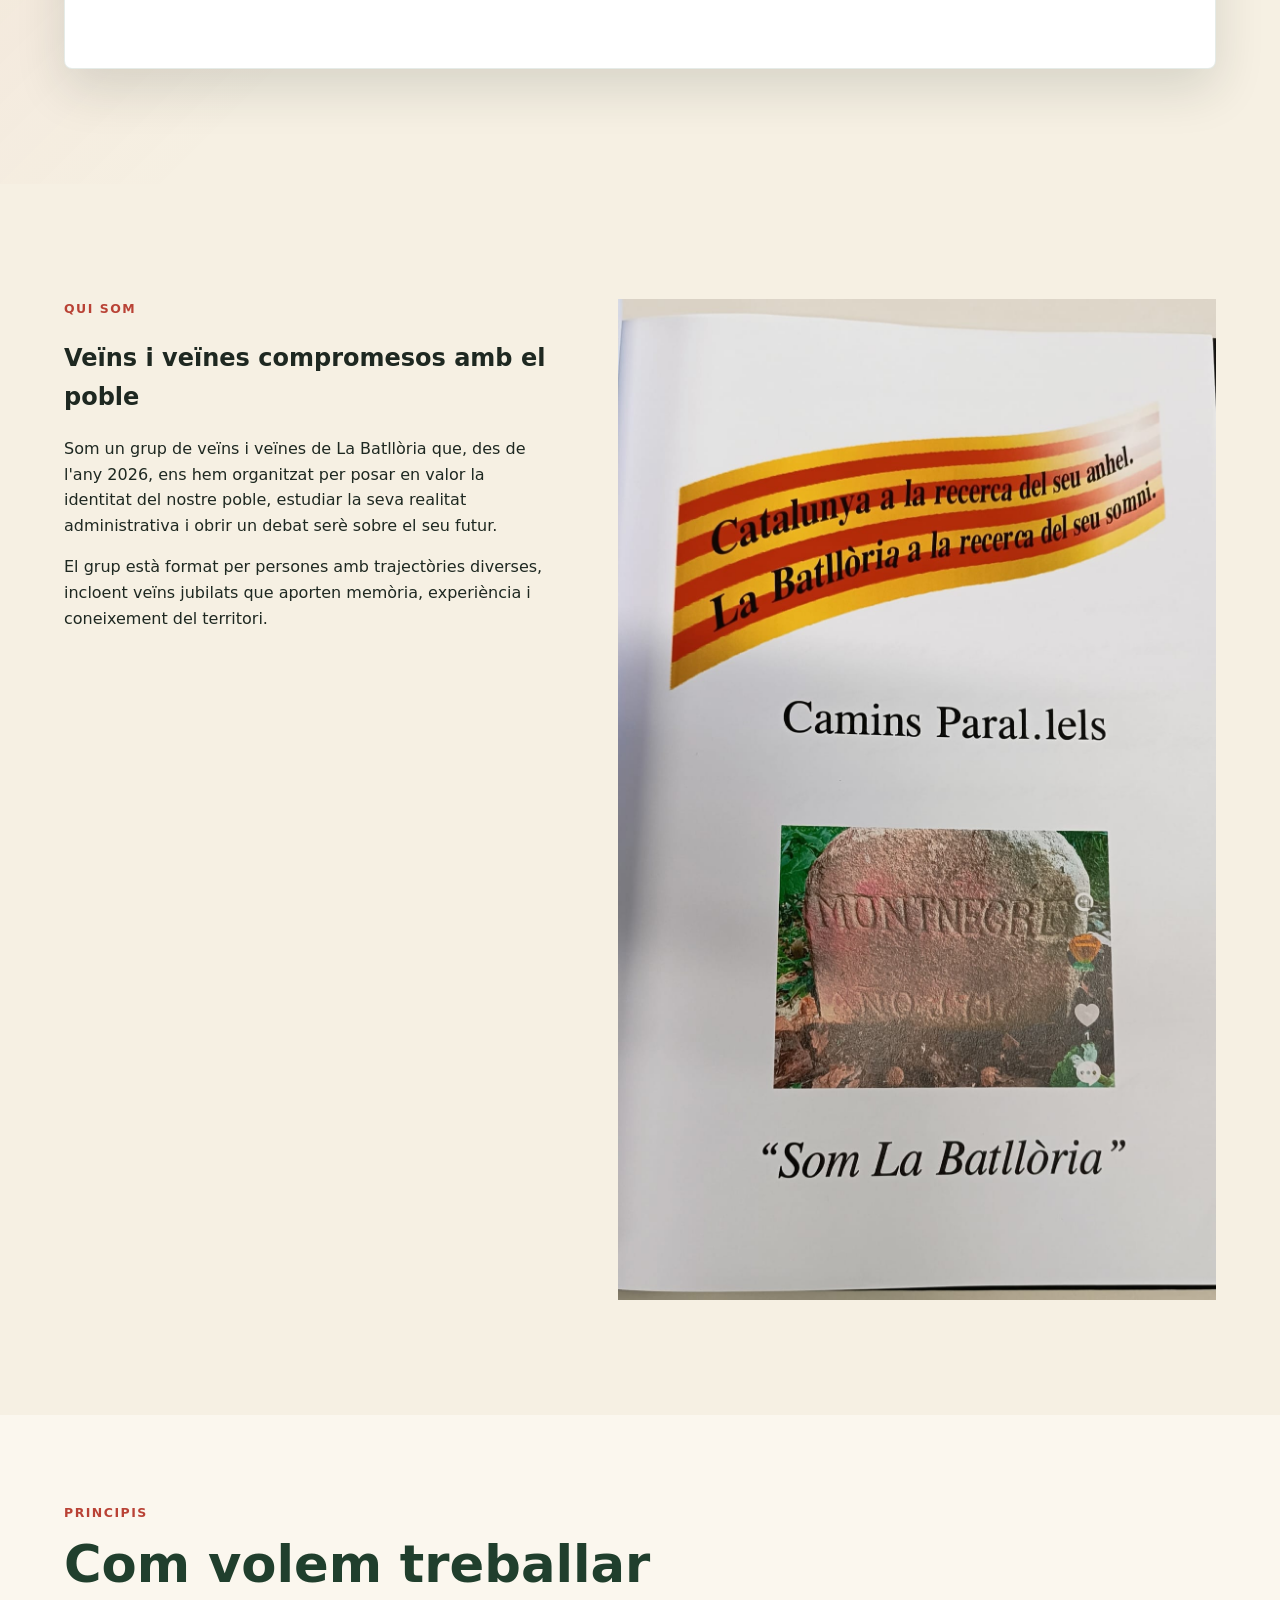
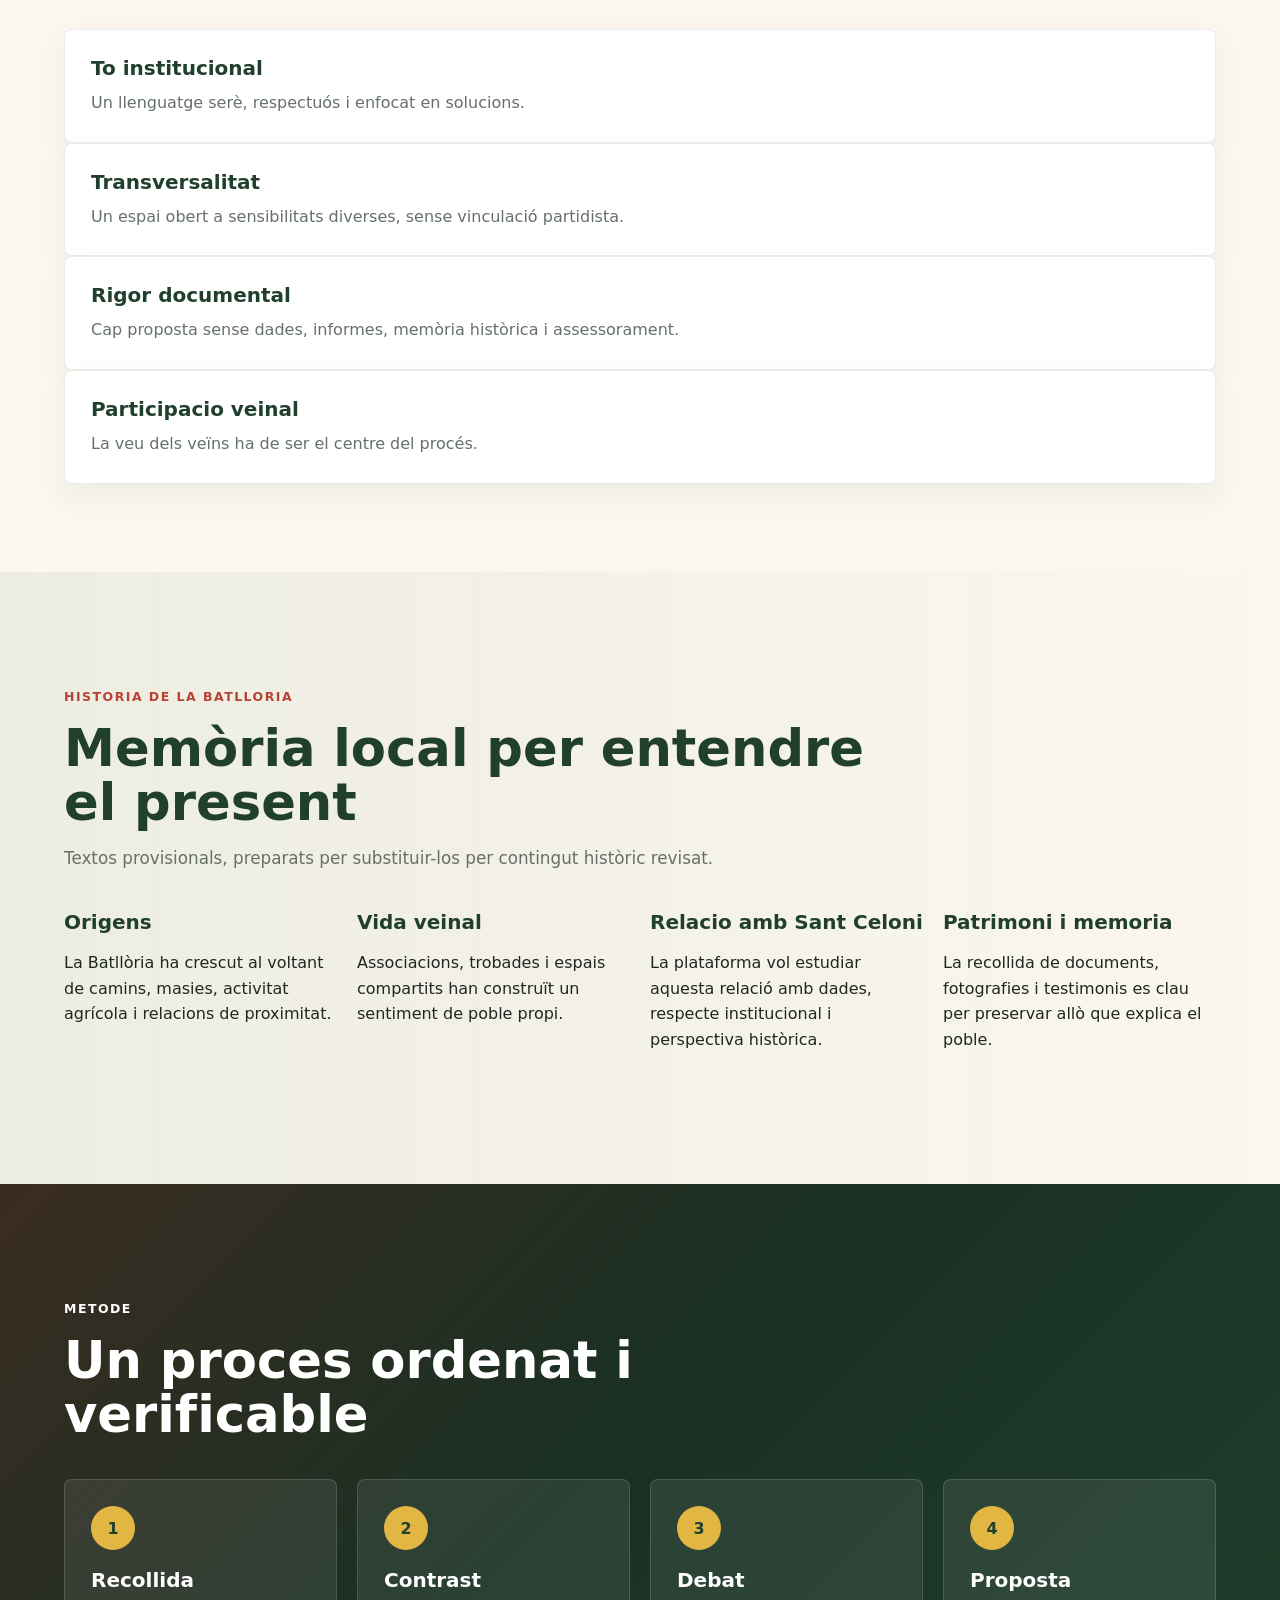
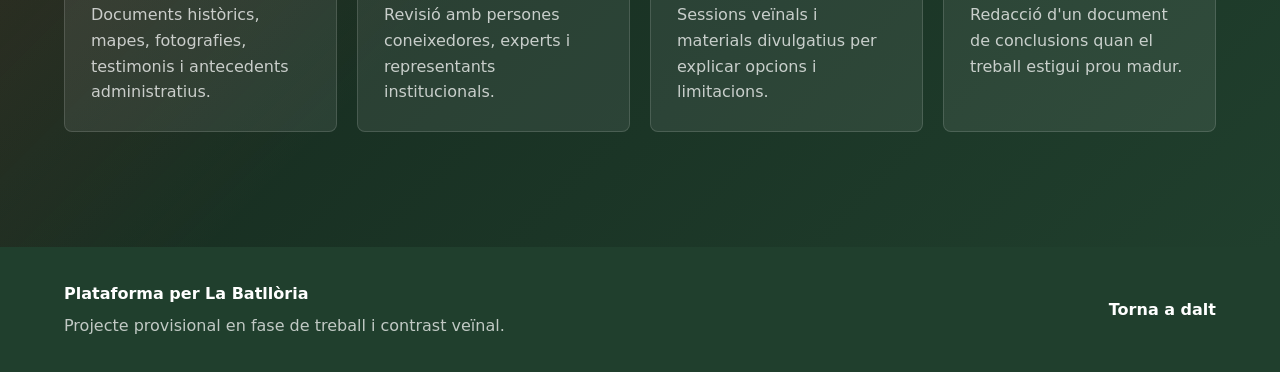
<file: projecte.html>
<!doctype html>
<html lang="ca">
  <head>
    <meta charset="utf-8" />
    <meta name="viewport" content="width=device-width, initial-scale=1" />
    <meta name="description" content="Projecte, objectius i història de la Plataforma per La Batllòria." />
    <title>Projecte - Plataforma per La Batllòria</title>
    <link rel="stylesheet" href="styles.css" />
  </head>
  <body>
    <header class="site-header" id="top">
      <a class="brand" href="index.html" aria-label="Plataforma per La Batllòria">
        <span class="brand-mark">LB</span>
        <span>
          <strong>Plataforma per La Batllòria</strong>
          <small>Projecte i identitat</small>
        </span>
      </a>
      <button class="menu-toggle" type="button" aria-label="Obrir menú" aria-expanded="false">
        <span></span>
        <span></span>
      </button>
      <nav class="main-nav" aria-label="Navegació principal">
        <a href="index.html">Inici</a>
        <a href="projecte.html" aria-current="page">Projecte</a>
        <a href="trobades.html">Trobades</a>
        <a href="entrevistes.html">Entrevistes</a>
        <a href="documents.html">Documents</a>
        <a class="nav-cta" href="documents.html#suport">Dona suport</a>
      </nav>
    </header>

    <main>
      <section class="page-hero project-page-hero">
        <div class="page-hero-content reveal">
          <p class="eyebrow">Projecte</p>
          <h1>Identitat, rigor i futur compartit</h1>
          <p>
            La plataforma treballa per posar en valor La Batllòria i estudiar,
            sense partidismes, quines opcions administratives poden reforçar la
            veu del poble.
          </p>
        </div>
      </section>

      <section class="intro section-pad">
        <div class="section-heading reveal">
          <p class="eyebrow">El punt de partida</p>
          <h2>Una proposta ciutadana per escoltar, estudiar i construir</h2>
          <p>
            La Plataforma per La Batllòria neix de la necessitat d'obrir un debat
            serè sobre la identitat local, la representació institucional i les
            possibilitats de futur del poble.
          </p>
        </div>
        <div class="intro-grid">
          <article class="intro-card reveal">
            <span>01</span>
            <h3>Estudiar</h3>
            <p>Recollir informació històrica, administrativa i legal abans de prendre posicions definitives.</p>
          </article>
          <article class="intro-card reveal">
            <span>02</span>
            <h3>Defensar</h3>
            <p>Reivindicar la identitat de La Batllòria amb respecte, dades i voluntat constructiva.</p>
          </article>
          <article class="intro-card reveal">
            <span>03</span>
            <h3>Divulgar</h3>
            <p>Explicar el debat a la ciutadania amb llenguatge clar i materials accessibles.</p>
          </article>
        </div>
      </section>

      <section class="section-pad manifesto-band">
        <div class="manifesto-card reveal">
          <p class="eyebrow">Manifest de treball</p>
          <h2>Som La Batllòria</h2>
          <p>
            Treballem per preservar la memòria del poble, enfortir la participació
            veïnal i estudiar amb rigor si La Batllòria pot assolir una major
            autonomia o una independència administrativa respecte de Sant Celoni.
          </p>
          <p>
            La plataforma no neix contra ningú. Neix a favor d'un poble que vol
            entendre millor la seva història i decidir el seu futur amb veu pròpia.
          </p>
        </div>
      </section>

      <section class="split section-pad soft-bg">
        <div class="split-copy reveal">
          <p class="eyebrow">Qui som</p>
          <h2>Veïns i veïnes compromesos amb el poble</h2>
          <p>
            Som un grup de veïns i veïnes de La Batllòria que, des de l'any 2026,
            ens hem organitzat per posar en valor la identitat del nostre poble,
            estudiar la seva realitat administrativa i obrir un debat serè sobre
            el seu futur.
          </p>
          <p>
            El grup està format per persones amb trajectòries diverses, incloent
            veïns jubilats que aporten memòria, experiència i coneixement del territori.
          </p>
        </div>
        <div class="split-image reveal">
          <img src="assets/batlloria/camins-parallels.jpeg" alt="Document Som La Batllòria i memòria local" />
        </div>
      </section>

      <section class="section-pad compact-pad">
        <div class="section-heading reveal">
          <p class="eyebrow">Principis</p>
          <h2>Com volem treballar</h2>
        </div>
        <div class="values-grid">
          <article class="value-card reveal">
            <h3>To institucional</h3>
            <p>Un llenguatge serè, respectuós i enfocat en solucions.</p>
          </article>
          <article class="value-card reveal">
            <h3>Transversalitat</h3>
            <p>Un espai obert a sensibilitats diverses, sense vinculació partidista.</p>
          </article>
          <article class="value-card reveal">
            <h3>Rigor documental</h3>
            <p>Cap proposta sense dades, informes, memòria històrica i assessorament.</p>
          </article>
          <article class="value-card reveal">
            <h3>Participacio veinal</h3>
            <p>La veu dels veïns ha de ser el centre del procés.</p>
          </article>
        </div>
      </section>

      <section class="section-pad heritage">
        <div class="section-heading reveal">
          <p class="eyebrow">Historia de La Batlloria</p>
          <h2>Memòria local per entendre el present</h2>
          <p>Textos provisionals, preparats per substituir-los per contingut històric revisat.</p>
        </div>
        <div class="history-grid">
          <article class="history-item reveal">
            <h3>Origens</h3>
            <p>La Batllòria ha crescut al voltant de camins, masies, activitat agrícola i relacions de proximitat.</p>
          </article>
          <article class="history-item reveal">
            <h3>Vida veinal</h3>
            <p>Associacions, trobades i espais compartits han construït un sentiment de poble propi.</p>
          </article>
          <article class="history-item reveal">
            <h3>Relacio amb Sant Celoni</h3>
            <p>La plataforma vol estudiar aquesta relació amb dades, respecte institucional i perspectiva històrica.</p>
          </article>
          <article class="history-item reveal">
            <h3>Patrimoni i memoria</h3>
            <p>La recollida de documents, fotografies i testimonis es clau per preservar allò que explica el poble.</p>
          </article>
        </div>
      </section>

      <section class="section-pad method-band">
        <div class="section-heading reveal">
          <p class="eyebrow">Metode</p>
          <h2>Un proces ordenat i verificable</h2>
        </div>
        <div class="method-grid">
          <article class="method-step reveal">
            <span>1</span>
            <h3>Recollida</h3>
            <p>Documents històrics, mapes, fotografies, testimonis i antecedents administratius.</p>
          </article>
          <article class="method-step reveal">
            <span>2</span>
            <h3>Contrast</h3>
            <p>Revisió amb persones coneixedores, experts i representants institucionals.</p>
          </article>
          <article class="method-step reveal">
            <span>3</span>
            <h3>Debat</h3>
            <p>Sessions veïnals i materials divulgatius per explicar opcions i limitacions.</p>
          </article>
          <article class="method-step reveal">
            <span>4</span>
            <h3>Proposta</h3>
            <p>Redacció d'un document de conclusions quan el treball estigui prou madur.</p>
          </article>
        </div>
      </section>
    </main>

    <footer class="site-footer">
      <div>
        <strong>Plataforma per La Batllòria</strong>
        <p>Projecte provisional en fase de treball i contrast veïnal.</p>
      </div>
      <a href="#top">Torna a dalt</a>
    </footer>

    <script src="script.js"></script>
  </body>
</html>
</file>
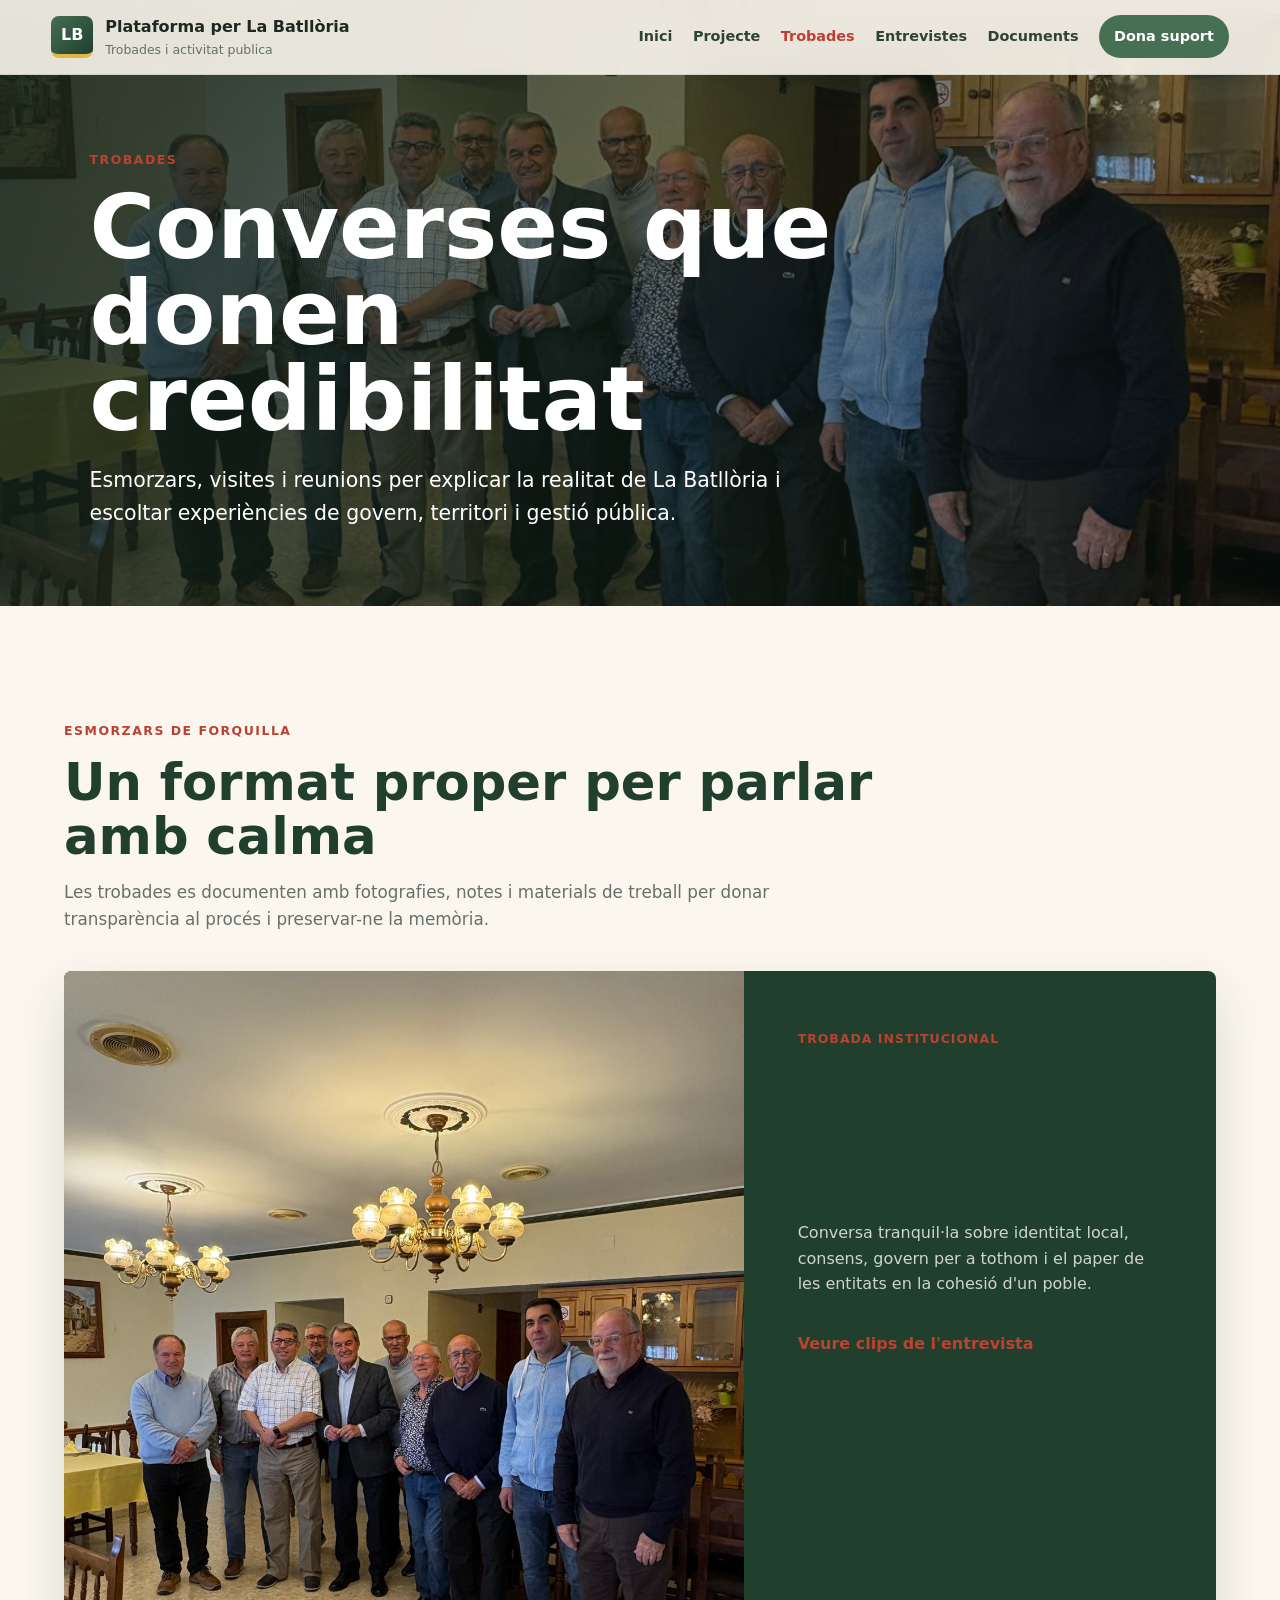
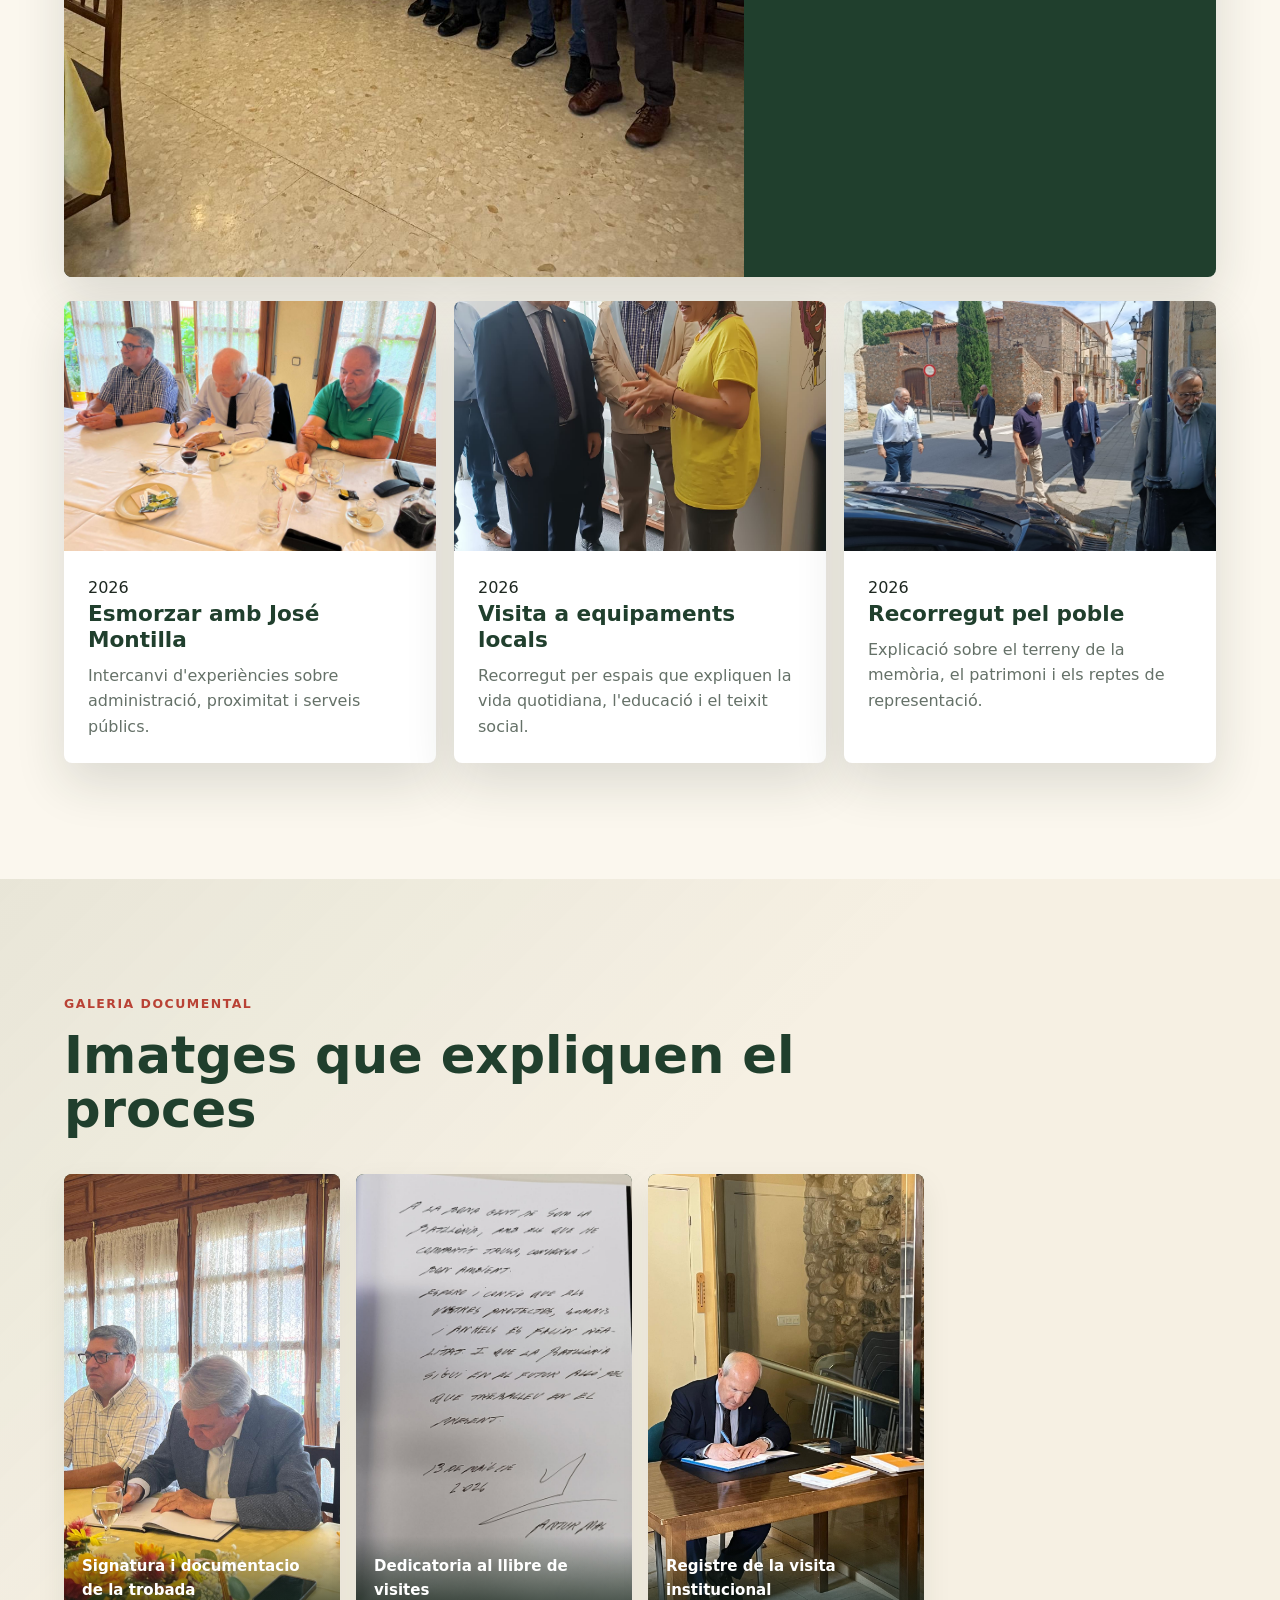
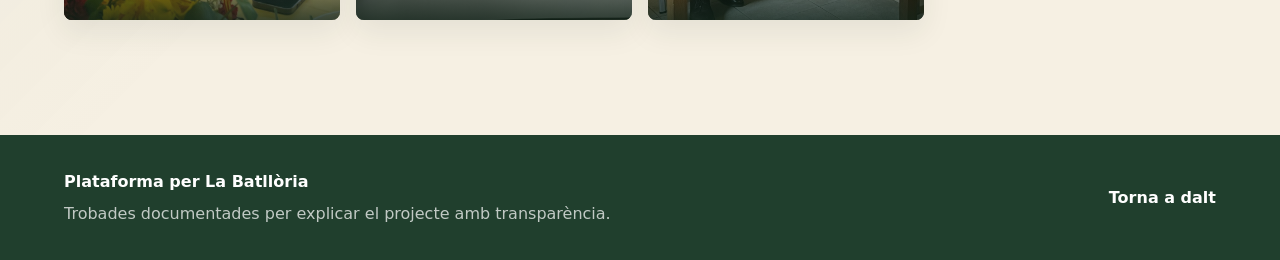
<file: trobades.html>
<!doctype html>
<html lang="ca">
  <head>
    <meta charset="utf-8" />
    <meta name="viewport" content="width=device-width, initial-scale=1" />
    <meta name="description" content="Trobades, esmorzars i galeria de la Plataforma per La Batllòria." />
    <title>Trobades - Plataforma per La Batllòria</title>
    <link rel="stylesheet" href="styles.css" />
  </head>
  <body>
    <header class="site-header" id="top">
      <a class="brand" href="index.html" aria-label="Plataforma per La Batllòria">
        <span class="brand-mark">LB</span>
        <span>
          <strong>Plataforma per La Batllòria</strong>
          <small>Trobades i activitat publica</small>
        </span>
      </a>
      <button class="menu-toggle" type="button" aria-label="Obrir menú" aria-expanded="false">
        <span></span>
        <span></span>
      </button>
      <nav class="main-nav" aria-label="Navegació principal">
        <a href="index.html">Inici</a>
        <a href="projecte.html">Projecte</a>
        <a href="trobades.html" aria-current="page">Trobades</a>
        <a href="entrevistes.html">Entrevistes</a>
        <a href="documents.html">Documents</a>
        <a class="nav-cta" href="documents.html#suport">Dona suport</a>
      </nav>
    </header>

    <main>
      <section class="page-hero meetings-page-hero">
        <div class="page-hero-content reveal">
          <p class="eyebrow">Trobades</p>
          <h1>Converses que donen credibilitat</h1>
          <p>
            Esmorzars, visites i reunions per explicar la realitat de La Batllòria
            i escoltar experiències de govern, territori i gestió pública.
          </p>
        </div>
      </section>

      <section class="section-pad">
        <div class="section-heading reveal">
          <p class="eyebrow">Esmorzars de forquilla</p>
          <h2>Un format proper per parlar amb calma</h2>
          <p>
            Les trobades es documenten amb fotografies, notes i materials de treball
            per donar transparència al procés i preservar-ne la memòria.
          </p>
        </div>
        <div class="meeting-feature reveal">
          <img src="assets/batlloria/artur-mas-grup.jpeg" alt="Trobada amb Artur Mas i veïns de La Batllòria" />
          <div>
            <span class="tag">Trobada institucional</span>
            <h3>Esmorzar amb Artur Mas</h3>
            <p>
              Conversa tranquil·la sobre identitat local, consens, govern per a
              tothom i el paper de les entitats en la cohesió d'un poble.
            </p>
            <a class="text-link" href="entrevistes.html">Veure clips de l'entrevista</a>
          </div>
        </div>
        <div class="meeting-cards">
          <article class="meeting-card reveal">
            <img src="assets/batlloria/jose-montilla-taula.jpeg" alt="Esmorzar amb José Montilla" />
            <div>
              <span>2026</span>
              <h3>Esmorzar amb José Montilla</h3>
              <p>Intercanvi d'experiències sobre administració, proximitat i serveis públics.</p>
            </div>
          </article>
          <article class="meeting-card reveal">
            <img src="assets/batlloria/jose-montilla-escola.jpeg" alt="Visita a equipament local" />
            <div>
              <span>2026</span>
              <h3>Visita a equipaments locals</h3>
              <p>Recorregut per espais que expliquen la vida quotidiana, l'educació i el teixit social.</p>
            </div>
          </article>
          <article class="meeting-card reveal">
            <img src="assets/batlloria/jose-montilla-carrer.jpeg" alt="Recorregut pels carrers de La Batllòria" />
            <div>
              <span>2026</span>
              <h3>Recorregut pel poble</h3>
              <p>Explicació sobre el terreny de la memòria, el patrimoni i els reptes de representació.</p>
            </div>
          </article>
        </div>
      </section>

      <section class="section-pad gallery-band">
        <div class="section-heading reveal">
          <p class="eyebrow">Galeria documental</p>
          <h2>Imatges que expliquen el proces</h2>
        </div>
        <div class="gallery-grid">
          <figure class="gallery-item large reveal">
            <img src="assets/batlloria/artur-mas-signatura.jpeg" alt="Signatura d'Artur Mas durant la trobada" />
            <figcaption>Signatura i documentacio de la trobada</figcaption>
          </figure>
          <figure class="gallery-item reveal">
            <img src="assets/batlloria/dedicatoria-artur-mas.jpeg" alt="Dedicatoria d'Artur Mas a La Batlloria" />
            <figcaption>Dedicatoria al llibre de visites</figcaption>
          </figure>
          <figure class="gallery-item reveal">
            <img src="assets/batlloria/jose-montilla-signatura.jpeg" alt="José Montilla signant durant la visita" />
            <figcaption>Registre de la visita institucional</figcaption>
          </figure>
        </div>
      </section>
    </main>

    <footer class="site-footer">
      <div>
        <strong>Plataforma per La Batllòria</strong>
        <p>Trobades documentades per explicar el projecte amb transparència.</p>
      </div>
      <a href="#top">Torna a dalt</a>
    </footer>

    <script src="script.js"></script>
  </body>
</html>
</file>
<file: styles.css>
:root {
  --green: #466f54;
  --green-soft: #dfeadf;
  --green-dark: #203f2d;
  --green-ink: #13251b;
  --cream: #f6f0e3;
  --cream-2: #fbf7ee;
  --sand: #efe2c9;
  --red: #b94235;
  --yellow: #e2b642;
  --ink: #1e2821;
  --muted: #657168;
  --white: #ffffff;
  --shadow: 0 20px 50px rgba(31, 45, 34, 0.14);
  --radius: 8px;
}

* {
  box-sizing: border-box;
}

html {
  scroll-behavior: smooth;
}

body {
  margin: 0;
  color: var(--ink);
  background: var(--cream-2);
  font-family: Inter, ui-sans-serif, system-ui, -apple-system, BlinkMacSystemFont, "Segoe UI", sans-serif;
  line-height: 1.6;
  text-rendering: optimizeLegibility;
}

a {
  color: inherit;
  text-decoration: none;
}

img {
  display: block;
  max-width: 100%;
}

.site-header {
  position: fixed;
  inset: 0 0 auto;
  z-index: 30;
  display: flex;
  align-items: center;
  justify-content: space-between;
  gap: 18px;
  padding: 14px clamp(18px, 4vw, 56px);
  background: rgba(251, 247, 238, 0.9);
  border-bottom: 1px solid rgba(70, 111, 84, 0.14);
  backdrop-filter: blur(16px);
}

.brand {
  display: inline-flex;
  align-items: center;
  gap: 12px;
  min-width: 220px;
}

.brand-mark {
  display: grid;
  width: 42px;
  height: 42px;
  place-items: center;
  color: var(--white);
  font-weight: 800;
  background: linear-gradient(135deg, var(--green), var(--green-dark));
  border-bottom: 4px solid var(--yellow);
  border-radius: var(--radius);
}

.brand strong,
.brand small {
  display: block;
}

.brand small {
  color: var(--muted);
  font-size: 0.78rem;
}

.main-nav {
  display: flex;
  align-items: center;
  gap: clamp(10px, 1.6vw, 21px);
  color: #304137;
  font-size: 0.9rem;
  font-weight: 650;
}

.main-nav a {
  position: relative;
}

.main-nav a:not(.nav-cta)::after {
  position: absolute;
  right: 0;
  bottom: -7px;
  left: 0;
  height: 2px;
  content: "";
  background: var(--red);
  transform: scaleX(0);
  transform-origin: left;
  transition: transform 180ms ease;
}

.main-nav a:hover::after {
  transform: scaleX(1);
}

.nav-cta {
  padding: 10px 15px;
  color: var(--white);
  background: var(--green);
  border-radius: 999px;
}

.menu-toggle {
  display: none;
  width: 42px;
  height: 42px;
  padding: 10px;
  background: var(--white);
  border: 1px solid rgba(70, 111, 84, 0.25);
  border-radius: var(--radius);
}

.menu-toggle span {
  display: block;
  height: 2px;
  margin: 6px 0;
  background: var(--green-dark);
}

.hero {
  position: relative;
  min-height: 92vh;
  display: grid;
  align-items: center;
  overflow: hidden;
  color: var(--white);
}

.hero img {
  position: absolute;
  inset: 0;
  width: 100%;
  height: 100%;
  object-fit: cover;
}

.hero-overlay {
  position: absolute;
  inset: 0;
  background:
    linear-gradient(90deg, rgba(18, 35, 25, 0.76), rgba(18, 35, 25, 0.26) 58%, rgba(18, 35, 25, 0.18)),
    linear-gradient(0deg, rgba(18, 35, 25, 0.42), transparent 48%);
}

.hero-content {
  position: relative;
  width: min(850px, calc(100% - 36px));
  margin-left: clamp(18px, 7vw, 94px);
  padding-top: 72px;
  padding-bottom: 110px;
}

.hero h1 {
  max-width: 820px;
  margin: 0;
  font-size: clamp(3rem, 7vw, 6.9rem);
  line-height: 0.95;
  letter-spacing: 0;
}

.hero p:not(.eyebrow) {
  max-width: 650px;
  margin: 24px 0 0;
  font-size: clamp(1.08rem, 2vw, 1.35rem);
}

.eyebrow {
  margin: 0 0 14px;
  color: var(--red);
  font-size: 0.78rem;
  font-weight: 800;
  letter-spacing: 0.12em;
  text-transform: uppercase;
}

.hero .eyebrow {
  color: #ffd96b;
}

.hero-actions {
  display: flex;
  flex-wrap: wrap;
  gap: 12px;
  margin-top: 32px;
}

.hero-card {
  position: absolute;
  right: clamp(18px, 5vw, 74px);
  bottom: clamp(22px, 5vw, 58px);
  width: min(360px, calc(100% - 36px));
  padding: 22px;
  color: var(--green-dark);
  background: rgba(251, 247, 238, 0.92);
  border: 1px solid rgba(255, 255, 255, 0.45);
  border-radius: var(--radius);
  box-shadow: 0 24px 70px rgba(0, 0, 0, 0.24);
  backdrop-filter: blur(12px);
}

.hero-card span {
  display: inline-block;
  margin-bottom: 12px;
  padding: 5px 10px;
  color: var(--white);
  font-size: 0.78rem;
  font-weight: 900;
  background: var(--red);
  border-radius: 999px;
}

.hero-card strong {
  display: block;
  font-size: 1.25rem;
  line-height: 1.2;
}

.hero-card p {
  margin: 10px 0 0;
  color: var(--muted);
}

.page-hero {
  display: grid;
  min-height: 520px;
  align-items: end;
  padding: 150px clamp(18px, 7vw, 94px) 76px;
  color: var(--white);
  background:
    linear-gradient(90deg, rgba(18, 35, 25, 0.86), rgba(18, 35, 25, 0.38)),
    url("assets/batlloria/artur-mas-grup.jpeg") center / cover;
}

.page-hero-content {
  width: min(860px, 100%);
}

.page-hero h1 {
  margin: 0;
  font-size: clamp(3rem, 7vw, 6.6rem);
  line-height: 0.96;
}

.page-hero p:not(.eyebrow) {
  max-width: 720px;
  margin: 22px 0 0;
  font-size: clamp(1.06rem, 2vw, 1.28rem);
}

.project-page-hero {
  background:
    linear-gradient(90deg, rgba(18, 35, 25, 0.88), rgba(18, 35, 25, 0.42)),
    url("assets/batlloria/camins-parallels.jpeg") center / cover;
}

.meetings-page-hero {
  background:
    linear-gradient(90deg, rgba(18, 35, 25, 0.82), rgba(18, 35, 25, 0.32)),
    url("assets/batlloria/artur-mas-grup.jpeg") center / cover;
}

.documents-page-hero {
  background:
    linear-gradient(90deg, rgba(18, 35, 25, 0.86), rgba(18, 35, 25, 0.36)),
    url("assets/batlloria/dedicatoria-artur-mas.jpeg") center / cover;
}

.button {
  display: inline-flex;
  align-items: center;
  justify-content: center;
  min-height: 48px;
  padding: 13px 20px;
  font-weight: 800;
  border: 0;
  border-radius: var(--radius);
  cursor: pointer;
}

.button.primary {
  color: var(--white);
  background: var(--red);
}

.button.secondary {
  color: var(--green-dark);
  background: var(--cream);
}

.section-pad {
  padding: clamp(72px, 9vw, 118px) clamp(18px, 5vw, 76px);
}

.compact-pad {
  padding-top: clamp(54px, 7vw, 88px);
  padding-bottom: clamp(54px, 7vw, 88px);
}

.soft-bg {
  background: var(--cream);
}

.section-heading {
  width: min(850px, 100%);
  margin-bottom: 38px;
}

.section-heading.centered {
  margin-right: auto;
  margin-left: auto;
  text-align: center;
}

.section-heading h2 {
  margin: 0;
  color: var(--green-dark);
  font-size: clamp(2rem, 4vw, 3.4rem);
  line-height: 1.06;
}

.section-heading p:not(.eyebrow) {
  max-width: 760px;
  margin: 16px 0 0;
  color: var(--muted);
  font-size: 1.05rem;
}

.intro-grid,
.card-grid,
.history-grid,
.meeting-grid,
.principles-grid,
.method-grid,
.work-grid,
.promoter-grid,
.legal-grid {
  display: grid;
  gap: 20px;
}

.intro-grid,
.card-grid.three,
.meeting-grid,
.principles-grid,
.work-grid,
.promoter-grid,
.legal-grid {
  grid-template-columns: repeat(3, minmax(0, 1fr));
}

.metrics-strip {
  display: grid;
  grid-template-columns: repeat(3, minmax(0, 1fr));
  gap: 1px;
  background: rgba(70, 111, 84, 0.18);
  border-bottom: 1px solid rgba(70, 111, 84, 0.18);
}

.metric {
  padding: 26px clamp(18px, 4vw, 48px);
  background: var(--cream-2);
}

.metric strong {
  display: block;
  color: var(--red);
  font-size: clamp(2rem, 4vw, 3.4rem);
  line-height: 1;
}

.metric span {
  display: block;
  max-width: 320px;
  margin-top: 8px;
  color: var(--green-dark);
  font-weight: 750;
}

.intro-panel,
.value-card,
.history-block,
.news-card,
.principle,
.method-step,
.work-card,
.promoter-card,
.legal-note {
  padding: 26px;
  background: var(--white);
  border: 1px solid rgba(70, 111, 84, 0.12);
  border-radius: var(--radius);
  box-shadow: 0 12px 30px rgba(31, 45, 34, 0.06);
}

.intro-panel,
.value-card,
.principle,
.work-card,
.promoter-card,
.legal-note {
  transition: transform 180ms ease, box-shadow 180ms ease, border-color 180ms ease;
}

.intro-panel:hover,
.value-card:hover,
.principle:hover,
.work-card:hover,
.promoter-card:hover,
.legal-note:hover {
  transform: translateY(-4px);
  border-color: rgba(70, 111, 84, 0.24);
  box-shadow: 0 18px 42px rgba(31, 45, 34, 0.1);
}

.intro-panel span {
  color: var(--red);
  font-weight: 900;
}

h3 {
  margin: 0 0 10px;
  color: var(--green-dark);
  font-size: 1.25rem;
  line-height: 1.2;
}

.intro-panel p,
.value-card p,
.history-block p,
.news-card p,
.meeting-card p,
.principle p,
.method-step p,
.work-card p,
.promoter-card p,
.legal-note p {
  margin: 0;
  color: var(--muted);
}

.manifesto-band {
  background:
    linear-gradient(135deg, rgba(185, 66, 53, 0.08), transparent 42%),
    var(--cream);
}

.manifesto-card {
  display: grid;
  grid-template-columns: 0.85fr 1.15fr;
  gap: clamp(24px, 5vw, 62px);
  align-items: start;
  padding: clamp(28px, 5vw, 56px);
  background: var(--white);
  border: 1px solid rgba(70, 111, 84, 0.14);
  border-radius: var(--radius);
  box-shadow: var(--shadow);
}

.manifesto-card h2 {
  margin: 0;
  color: var(--green-dark);
  font-size: clamp(2.2rem, 4vw, 4rem);
  line-height: 1.02;
}

.manifesto-list {
  display: grid;
  gap: 12px;
  margin: 0;
  padding: 0;
  list-style: none;
}

.manifesto-list li {
  position: relative;
  padding: 14px 16px 14px 42px;
  color: var(--green-dark);
  font-weight: 650;
  background: var(--cream-2);
  border-radius: var(--radius);
}

.manifesto-list li::before {
  position: absolute;
  top: 16px;
  left: 16px;
  width: 12px;
  height: 12px;
  content: "";
  background: linear-gradient(135deg, var(--red), var(--yellow));
  border-radius: 999px;
}

.promoter-card span {
  display: inline-block;
  margin-bottom: 16px;
  color: var(--red);
  font-weight: 900;
}

.legal-band {
  background:
    linear-gradient(135deg, rgba(70, 111, 84, 0.08), transparent 46%),
    var(--cream-2);
}

.legal-note {
  border-top: 5px solid var(--green);
}

.form-note {
  padding: 14px 16px;
  color: var(--green-dark) !important;
  background: rgba(226, 182, 66, 0.2);
  border-left: 4px solid var(--yellow);
  border-radius: var(--radius);
}

.principles-grid {
  grid-template-columns: repeat(4, minmax(0, 1fr));
}

.principle {
  position: relative;
  min-height: 210px;
  padding-top: 34px;
}

.principle::before {
  position: absolute;
  top: 0;
  left: 26px;
  width: 54px;
  height: 5px;
  content: "";
  background: linear-gradient(90deg, var(--red), var(--yellow));
  border-radius: 999px;
}

.split {
  display: grid;
  grid-template-columns: 0.9fr 1.1fr;
  gap: clamp(28px, 5vw, 72px);
  align-items: start;
}

.split-content {
  padding: clamp(26px, 4vw, 44px);
  background: var(--white);
  border-left: 6px solid var(--green);
  border-radius: var(--radius);
  box-shadow: var(--shadow);
}

.lead {
  margin-top: 0;
  color: var(--green-dark);
  font-size: 1.23rem;
  font-weight: 650;
}

.icon-pill {
  display: grid;
  width: 46px;
  height: 46px;
  margin-bottom: 18px;
  place-items: center;
  color: var(--green-dark);
  font-weight: 900;
  background: linear-gradient(135deg, var(--green-soft), #fff3c4);
  border-radius: 999px;
}

.heritage {
  background:
    linear-gradient(90deg, rgba(70, 111, 84, 0.08), transparent),
    var(--cream-2);
}

.method-band {
  color: var(--white);
  background:
    linear-gradient(135deg, rgba(185, 66, 53, 0.24), transparent 45%),
    linear-gradient(135deg, var(--green-ink), var(--green-dark));
}

.method-band .section-heading h2,
.method-band .section-heading p {
  color: var(--white);
}

.method-grid {
  grid-template-columns: repeat(4, minmax(0, 1fr));
  counter-reset: method;
}

.method-step {
  background: rgba(255, 255, 255, 0.08);
  border-color: rgba(255, 255, 255, 0.14);
  box-shadow: none;
}

.method-step span {
  display: grid;
  width: 44px;
  height: 44px;
  margin-bottom: 18px;
  place-items: center;
  color: var(--green-dark);
  font-weight: 900;
  background: var(--yellow);
  border-radius: 999px;
}

.method-step h3 {
  color: var(--white);
}

.method-step p {
  color: rgba(255, 255, 255, 0.74);
}

.history-grid {
  grid-template-columns: repeat(4, minmax(0, 1fr));
}

.history-block {
  min-height: 230px;
  border-top: 5px solid var(--yellow);
}

.timeline {
  position: relative;
  display: grid;
  gap: 18px;
  max-width: 980px;
  margin: 0;
  padding: 0 0 0 24px;
  list-style: none;
}

.timeline::before {
  position: absolute;
  top: 10px;
  bottom: 10px;
  left: 4px;
  width: 2px;
  content: "";
  background: rgba(70, 111, 84, 0.28);
}

.timeline li {
  position: relative;
  display: grid;
  grid-template-columns: 90px 1fr;
  gap: 16px;
  align-items: center;
  padding: 20px 22px;
  background: var(--white);
  border-radius: var(--radius);
  box-shadow: 0 10px 26px rgba(31, 45, 34, 0.06);
}

.work-grid {
  grid-template-columns: repeat(4, minmax(0, 1fr));
}

.work-card {
  min-height: 190px;
  background:
    linear-gradient(180deg, rgba(223, 234, 223, 0.55), transparent),
    var(--white);
}

.timeline li::before {
  position: absolute;
  left: -27px;
  width: 14px;
  height: 14px;
  content: "";
  background: var(--red);
  border: 4px solid var(--cream);
  border-radius: 999px;
}

.timeline time {
  color: var(--green);
  font-weight: 900;
}

.feature-photo {
  display: grid;
  grid-template-columns: 0.85fr 1.15fr;
  gap: clamp(20px, 4vw, 42px);
  align-items: center;
  margin-bottom: 24px;
  overflow: hidden;
  background:
    linear-gradient(135deg, rgba(185, 66, 53, 0.18), transparent 50%),
    var(--green-dark);
  border-radius: var(--radius);
  box-shadow: var(--shadow);
}

.feature-photo img {
  width: 100%;
  height: 390px;
  object-fit: cover;
}

.feature-photo div {
  padding: clamp(24px, 4vw, 44px);
}

.feature-photo h3 {
  color: var(--white);
  font-size: clamp(1.7rem, 3vw, 2.7rem);
}

.feature-photo p:not(.tag) {
  color: rgba(255, 255, 255, 0.78);
}

.meeting-grid.polished {
  align-items: stretch;
}

.meeting-card {
  overflow: hidden;
  background: var(--white);
  border-radius: var(--radius);
  box-shadow: var(--shadow);
}

.meeting-card h3 {
  font-size: 1.35rem;
}

.meeting-card img {
  width: 100%;
  height: 250px;
  object-fit: cover;
}

.meeting-card div {
  padding: 24px;
}

.tag,
.date {
  color: var(--red) !important;
  font-size: 0.78rem;
  font-weight: 850;
  letter-spacing: 0.08em;
  text-transform: uppercase;
}

.muted {
  margin-bottom: 12px !important;
  font-size: 0.92rem;
}

.news-band {
  background: linear-gradient(135deg, var(--green-dark), #31533c);
}

.news-band .section-heading h2,
.news-band .section-heading p {
  color: var(--white);
}

.news-card a {
  display: inline-block;
  margin-top: 18px;
  color: var(--green);
  font-weight: 850;
}

.gallery-band {
  background:
    linear-gradient(135deg, rgba(70, 111, 84, 0.08), transparent 45%),
    var(--cream);
}

.gallery-grid {
  display: grid;
  grid-template-columns: repeat(4, minmax(0, 1fr));
  gap: 16px;
}

.gallery-item {
  position: relative;
  min-height: 340px;
  margin: 0;
  overflow: hidden;
  background: var(--green-dark);
  border-radius: var(--radius);
  box-shadow: 0 12px 30px rgba(31, 45, 34, 0.08);
}

.gallery-item.wide {
  grid-column: span 2;
}

.gallery-item img {
  width: 100%;
  height: 100%;
  min-height: 340px;
  object-fit: cover;
}

.gallery-item:hover img {
  transform: scale(1.035);
}

.gallery-item img {
  transition: transform 260ms ease;
}

.gallery-item figcaption {
  position: absolute;
  right: 0;
  bottom: 0;
  left: 0;
  padding: 18px;
  color: var(--white);
  font-size: 0.94rem;
  font-weight: 700;
  background: linear-gradient(0deg, rgba(18, 35, 25, 0.82), transparent);
}

.interview-band {
  background:
    radial-gradient(circle at top right, rgba(226, 182, 66, 0.2), transparent 34%),
    linear-gradient(135deg, #fffdf8, var(--cream));
}

.quote-hero {
  display: grid;
  grid-template-columns: 0.82fr 1.18fr;
  gap: clamp(24px, 4vw, 52px);
  align-items: center;
  margin-bottom: 22px;
  padding: clamp(22px, 4vw, 42px);
  background: var(--green-dark);
  border-radius: var(--radius);
  box-shadow: var(--shadow);
}

.quote-media {
  position: relative;
  overflow: hidden;
  border-radius: var(--radius);
}

.quote-media img,
.quote-media video {
  width: 100%;
  height: 390px;
  object-fit: cover;
  background: var(--green-ink);
}

.quote-media span {
  position: absolute;
  right: 14px;
  bottom: 14px;
  padding: 8px 11px;
  color: var(--green-dark);
  font-size: 0.78rem;
  font-weight: 900;
  background: var(--cream);
  border-radius: 999px;
}

.quote-hero blockquote {
  margin: 0;
  color: var(--white);
  font-size: clamp(2rem, 4vw, 4.1rem);
  font-weight: 850;
  line-height: 1.02;
}

.quote-hero p {
  margin: 18px 0 0;
  max-width: 680px;
  color: rgba(255, 255, 255, 0.76);
}

.interview-teaser {
  display: grid;
  grid-template-columns: 0.78fr 1.22fr;
  gap: clamp(22px, 4vw, 44px);
  align-items: center;
  padding: clamp(22px, 4vw, 38px);
  background: var(--green-dark);
  border-radius: var(--radius);
  box-shadow: var(--shadow);
}

.interview-teaser img {
  width: 100%;
  height: 330px;
  object-fit: cover;
  border-radius: var(--radius);
}

.interview-teaser h3,
.interview-teaser blockquote {
  color: var(--white);
}

.interview-teaser blockquote {
  margin: 14px 0;
  font-size: clamp(1.5rem, 3vw, 2.6rem);
  font-weight: 850;
  line-height: 1.08;
}

.interview-teaser p:not(.tag) {
  color: rgba(255, 255, 255, 0.76);
}

.interview-teaser .button {
  margin-top: 22px;
}

.interview-meta {
  display: grid;
  grid-template-columns: repeat(3, minmax(0, 1fr));
  gap: 1px;
  overflow: hidden;
  margin-top: 18px;
  background: rgba(70, 111, 84, 0.18);
  border-radius: var(--radius);
}

.interview-meta div {
  padding: 22px;
  background: var(--white);
}

.interview-meta span {
  display: block;
  color: var(--red);
  font-size: 0.76rem;
  font-weight: 900;
  letter-spacing: 0.1em;
  text-transform: uppercase;
}

.interview-meta strong {
  display: block;
  margin-top: 8px;
  color: var(--green-dark);
  line-height: 1.25;
}

.clip-grid {
  display: grid;
  grid-template-columns: repeat(4, minmax(0, 1fr));
  gap: 16px;
}

.clip-grid.detailed {
  grid-template-columns: repeat(3, minmax(0, 1fr));
}

.clip-card {
  padding: 24px;
  background: var(--white);
  border: 1px solid rgba(70, 111, 84, 0.12);
  border-radius: var(--radius);
  box-shadow: 0 12px 30px rgba(31, 45, 34, 0.07);
}

.clip-card blockquote {
  margin: 14px 0;
  color: var(--green-dark);
  font-size: 1.2rem;
  font-weight: 800;
  line-height: 1.25;
}

.clip-video {
  width: 100%;
  aspect-ratio: 16 / 9;
  margin: 6px 0 14px;
  object-fit: cover;
  background: var(--green-ink);
  border-radius: var(--radius);
}

.clip-placeholder {
  display: grid;
  min-height: 160px;
  align-content: center;
  gap: 8px;
  margin: 6px 0 14px;
  padding: 20px;
  color: var(--green-dark);
  background:
    linear-gradient(135deg, rgba(226, 182, 66, 0.28), transparent),
    var(--green-soft);
  border: 1px dashed rgba(70, 111, 84, 0.38);
  border-radius: var(--radius);
}

.clip-placeholder strong {
  font-size: 1.1rem;
}

.clip-placeholder span {
  color: var(--muted);
}

.youtube-video {
  display: block;
  width: 100%;
  aspect-ratio: 16 / 9;
  min-height: 240px;
  background: #0f1f16;
  border: 0;
  border-radius: calc(var(--radius) - 2px);
}

.clip-card p:last-child {
  margin: 0;
  color: var(--muted);
}

.featured-clip {
  grid-column: span 2;
  background:
    linear-gradient(135deg, rgba(226, 182, 66, 0.22), transparent 45%),
    var(--white);
}

.document-list,
.faq-list {
  display: grid;
  gap: 12px;
  max-width: 900px;
}

.doc-row {
  display: flex;
  align-items: center;
  justify-content: space-between;
  gap: 18px;
  padding: 20px 22px;
  background: var(--white);
  border: 1px solid rgba(70, 111, 84, 0.13);
  border-radius: var(--radius);
}

.doc-row::before {
  display: grid;
  flex: 0 0 auto;
  width: 34px;
  height: 34px;
  place-items: center;
  color: var(--green-dark);
  font-weight: 900;
  content: "PDF";
  background: var(--green-soft);
  border-radius: 6px;
}

.doc-row span {
  color: var(--green-dark);
  font-weight: 800;
}

.doc-row button {
  padding: 10px 14px;
  color: #7b7568;
  background: #eee7d9;
  border: 0;
  border-radius: var(--radius);
}

details {
  padding: 18px 22px;
  background: var(--white);
  border-radius: var(--radius);
  box-shadow: 0 8px 22px rgba(31, 45, 34, 0.05);
}

summary {
  color: var(--green-dark);
  font-weight: 850;
  cursor: pointer;
}

details p {
  margin-bottom: 0;
  color: var(--muted);
}

.support {
  display: grid;
  grid-template-columns: 0.8fr 1.2fr;
  gap: clamp(28px, 5vw, 70px);
  background:
    linear-gradient(135deg, rgba(226, 182, 66, 0.18), transparent 42%),
    var(--cream-2);
}

.support-form {
  display: grid;
  grid-template-columns: repeat(2, minmax(0, 1fr));
  gap: 16px;
  padding: clamp(22px, 4vw, 34px);
  background: var(--white);
  border-radius: var(--radius);
  box-shadow: var(--shadow);
}

label {
  display: grid;
  gap: 8px;
  color: var(--green-dark);
  font-weight: 750;
}

input,
textarea {
  width: 100%;
  padding: 13px 14px;
  color: var(--ink);
  font: inherit;
  background: #fffdf8;
  border: 1px solid rgba(70, 111, 84, 0.22);
  border-radius: var(--radius);
}

textarea {
  resize: vertical;
}

.full {
  grid-column: 1 / -1;
}

.privacy {
  display: flex;
  align-items: flex-start;
  gap: 10px;
  color: var(--muted);
  font-weight: 500;
}

.privacy input {
  width: auto;
  margin-top: 6px;
}

.site-footer {
  display: flex;
  align-items: center;
  justify-content: space-between;
  gap: 20px;
  padding: 34px clamp(18px, 5vw, 76px);
  color: var(--white);
  background: var(--green-dark);
}

.site-footer p {
  margin: 6px 0 0;
  color: rgba(255, 255, 255, 0.72);
}

.site-footer a {
  font-weight: 800;
}

.reveal {
  opacity: 0;
  transform: translateY(24px);
  transition: opacity 650ms ease, transform 650ms ease;
}

.reveal.is-visible {
  opacity: 1;
  transform: translateY(0);
}

.main-nav a[aria-current="page"] {
  color: var(--red);
}

.portal-section {
  background:
    radial-gradient(circle at top left, rgba(238, 203, 96, 0.18), transparent 34%),
    var(--cream);
}

.portal-grid {
  display: grid;
  grid-template-columns: repeat(4, minmax(0, 1fr));
  gap: 18px;
}

.portal-card {
  min-height: 260px;
  padding: 26px;
  color: inherit;
  text-decoration: none;
  background: var(--white);
  border: 1px solid rgba(31, 63, 43, 0.08);
  border-radius: var(--radius);
  box-shadow: 0 16px 38px rgba(31, 63, 43, 0.08);
  transition: transform 180ms ease, box-shadow 180ms ease, border-color 180ms ease;
}

.portal-card:hover {
  transform: translateY(-4px);
  border-color: rgba(185, 66, 53, 0.22);
  box-shadow: var(--shadow);
}

.portal-card span {
  display: inline-flex;
  width: 42px;
  height: 42px;
  align-items: center;
  justify-content: center;
  margin-bottom: 28px;
  color: var(--white);
  font-weight: 900;
  background: var(--green-dark);
  border-radius: 50%;
}

.portal-card h3 {
  margin-bottom: 12px;
  font-size: 1.45rem;
}

.portal-card p {
  color: var(--muted);
}

.home-feature {
  display: grid;
  grid-template-columns: minmax(280px, 0.88fr) minmax(320px, 1.12fr);
  gap: clamp(28px, 5vw, 72px);
  align-items: center;
}

.home-feature-media {
  overflow: hidden;
  min-height: 420px;
  border-radius: var(--radius);
  box-shadow: var(--shadow);
}

.home-feature-media img {
  width: 100%;
  height: 100%;
  min-height: 420px;
  object-fit: cover;
}

.home-feature-copy h2 {
  font-size: clamp(2rem, 4vw, 4.2rem);
  line-height: 1;
}

.text-link {
  display: inline-flex;
  margin-top: 18px;
  color: var(--red);
  font-weight: 900;
  text-decoration: none;
}

.quote-panel {
  width: min(980px, 100%);
  margin: 0 auto;
  padding: clamp(28px, 5vw, 58px);
  color: var(--white);
  text-align: center;
  background:
    linear-gradient(135deg, rgba(185, 66, 53, 0.26), transparent 55%),
    var(--green-dark);
  border-radius: var(--radius);
  box-shadow: var(--shadow);
}

.quote-panel blockquote {
  margin: 12px auto 18px;
  max-width: 840px;
  font-family: Georgia, "Times New Roman", serif;
  font-size: clamp(2rem, 4.4vw, 4.8rem);
  line-height: 1.04;
}

.quote-panel p:not(.eyebrow) {
  max-width: 740px;
  margin: 0 auto 22px;
  color: rgba(255, 255, 255, 0.78);
}

.meeting-feature {
  display: grid;
  grid-template-columns: minmax(320px, 1.18fr) minmax(280px, 0.82fr);
  gap: 0;
  overflow: hidden;
  margin-bottom: 24px;
  background: var(--green-dark);
  border-radius: var(--radius);
  box-shadow: var(--shadow);
}

.meeting-feature img {
  width: 100%;
  height: 100%;
  min-height: 440px;
  object-fit: cover;
}

.meeting-feature div {
  padding: clamp(28px, 5vw, 54px);
  color: var(--white);
}

.meeting-feature h3 {
  font-size: clamp(2rem, 4vw, 4rem);
  line-height: 1;
}

.meeting-feature p {
  color: rgba(255, 255, 255, 0.78);
}

.meeting-cards {
  display: grid;
  grid-template-columns: repeat(3, minmax(0, 1fr));
  gap: 18px;
}

.document-grid {
  display: grid;
  grid-template-columns: repeat(4, minmax(0, 1fr));
  gap: 18px;
}

.document-card {
  display: flex;
  min-height: 260px;
  flex-direction: column;
  justify-content: space-between;
  padding: 24px;
  background: var(--white);
  border: 1px solid rgba(31, 63, 43, 0.09);
  border-radius: var(--radius);
  box-shadow: 0 14px 36px rgba(31, 63, 43, 0.08);
}

.document-card h3 {
  font-size: 1.35rem;
}

.document-card p {
  color: var(--muted);
}

.document-card button {
  width: fit-content;
  padding: 10px 14px;
  color: var(--muted);
  font-weight: 800;
  background: var(--cream);
  border: 0;
  border-radius: 999px;
}

@media (max-width: 980px) {
  .menu-toggle {
    display: block;
  }

  .main-nav {
    position: absolute;
    top: 75px;
    right: 18px;
    left: 18px;
    display: none;
    flex-direction: column;
    align-items: stretch;
    padding: 18px;
    background: var(--cream-2);
    border: 1px solid rgba(70, 111, 84, 0.16);
    border-radius: var(--radius);
    box-shadow: var(--shadow);
  }

  .main-nav.is-open {
    display: flex;
  }

  .intro-grid,
  .card-grid.three,
  .meeting-grid,
  .history-grid,
  .gallery-grid,
  .clip-grid,
  .principles-grid,
  .method-grid,
  .work-grid,
  .promoter-grid,
  .legal-grid,
  .metrics-strip,
  .portal-grid,
  .meeting-cards,
  .document-grid,
  .split,
  .support {
    grid-template-columns: 1fr 1fr;
  }

  .feature-photo,
  .home-feature,
  .meeting-feature {
    grid-template-columns: 1fr;
  }

  .quote-hero {
    grid-template-columns: 1fr;
  }

  .interview-teaser,
  .interview-meta,
  .clip-grid.detailed,
  .manifesto-card {
    grid-template-columns: 1fr;
  }

  .featured-clip {
    grid-column: auto;
  }

  .feature-photo img {
    height: 320px;
  }

  .home-feature-media,
  .home-feature-media img,
  .meeting-feature img {
    min-height: 320px;
  }

  .quote-media img,
  .quote-media video {
    height: 320px;
  }

  .split .section-heading,
  .support .section-heading {
    grid-column: 1 / -1;
  }
}

@media (max-width: 680px) {
  .site-header {
    padding: 12px 16px;
  }

  .brand {
    min-width: 0;
  }

  .brand small {
    display: none;
  }

  .hero {
    min-height: 86vh;
  }

  .hero-content {
    width: calc(100% - 32px);
    margin: 0 auto;
    padding-bottom: 36px;
  }

  .hero-card {
    position: relative;
    right: auto;
    bottom: auto;
    width: calc(100% - 32px);
    margin: 0 auto 24px;
  }

  .page-hero {
    min-height: 480px;
    padding: 128px 16px 54px;
  }

  .intro-grid,
  .card-grid.three,
  .meeting-grid,
  .history-grid,
  .gallery-grid,
  .clip-grid,
  .principles-grid,
  .method-grid,
  .work-grid,
  .promoter-grid,
  .legal-grid,
  .metrics-strip,
  .portal-grid,
  .meeting-cards,
  .document-grid,
  .split,
  .support,
  .support-form {
    grid-template-columns: 1fr;
  }

  .gallery-item.wide {
    grid-column: auto;
  }

  .gallery-item,
  .gallery-item img {
    min-height: 300px;
  }

  .timeline li {
    grid-template-columns: 1fr;
    gap: 4px;
  }

  .doc-row,
  .site-footer {
    align-items: flex-start;
    flex-direction: column;
  }
}

@media (prefers-reduced-motion: reduce) {
  html {
    scroll-behavior: auto;
  }

  .reveal {
    opacity: 1;
    transform: none;
    transition: none;
  }
}
</file>
